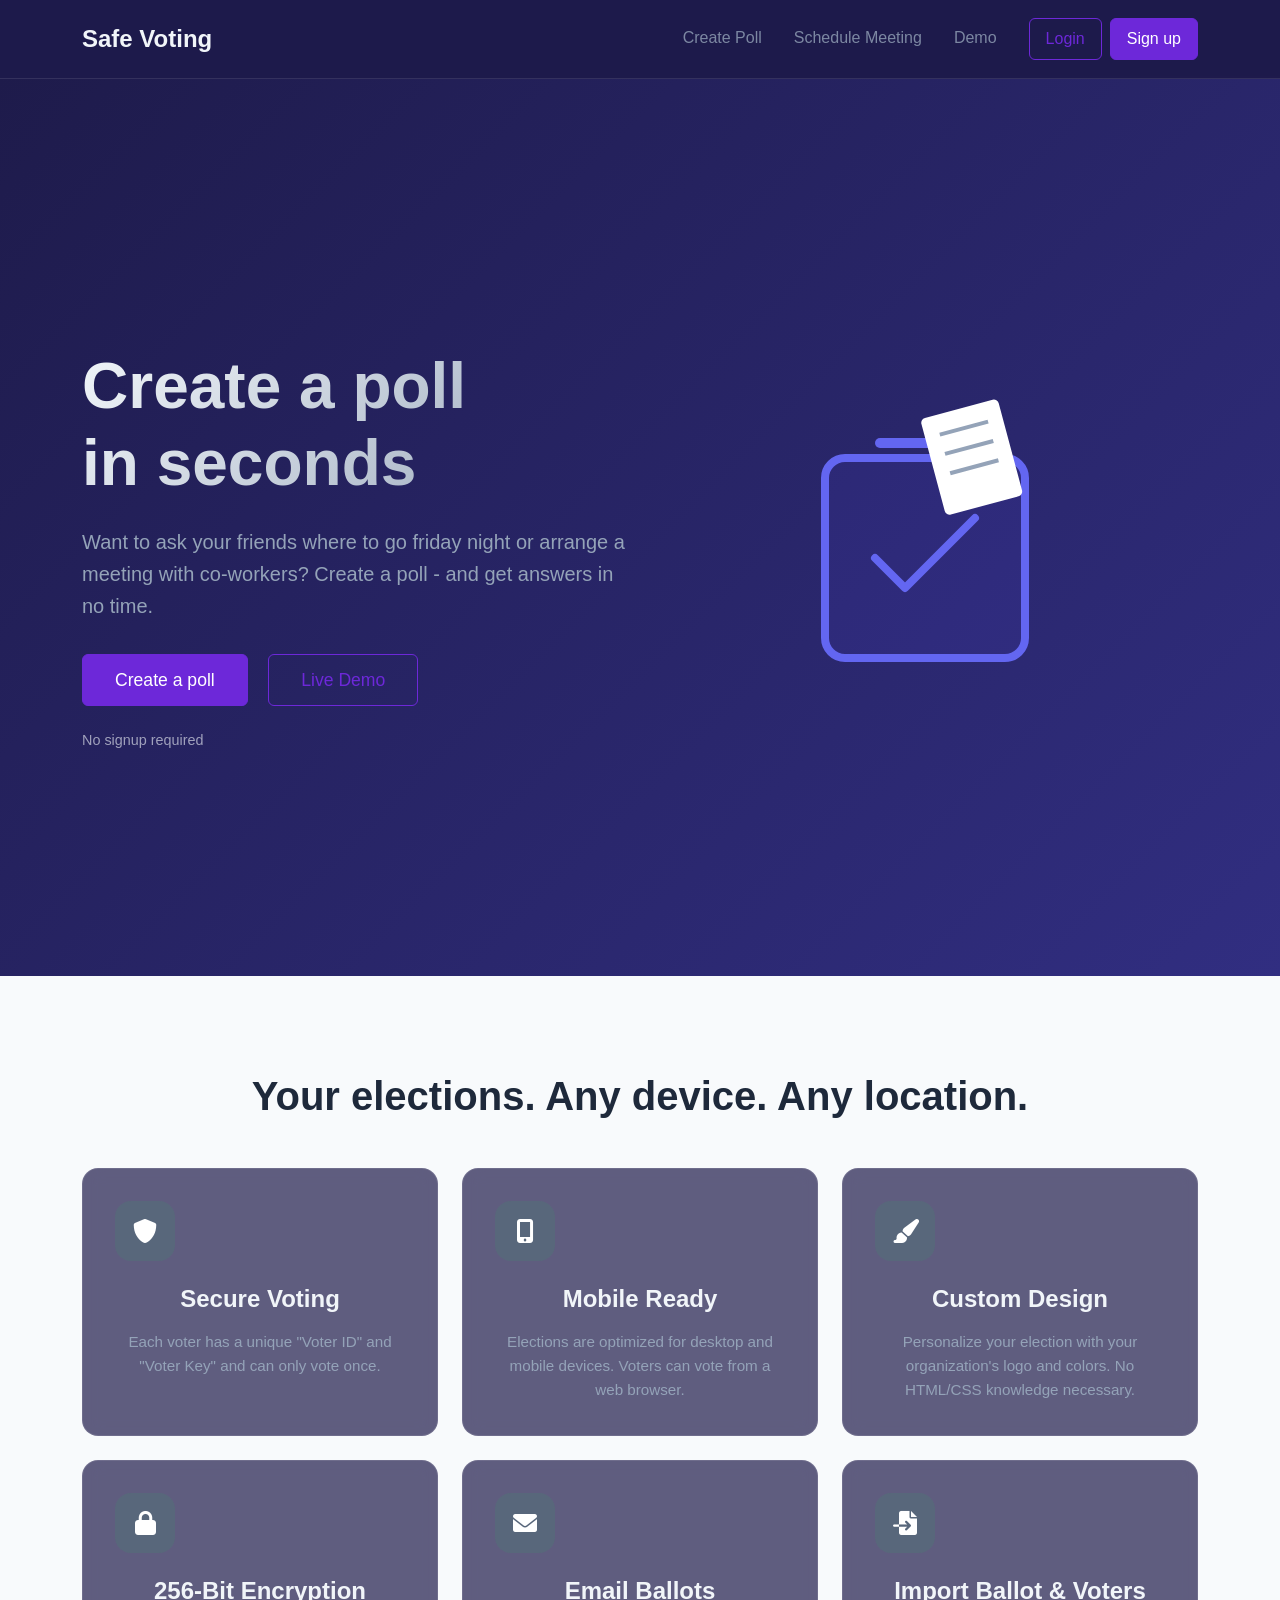
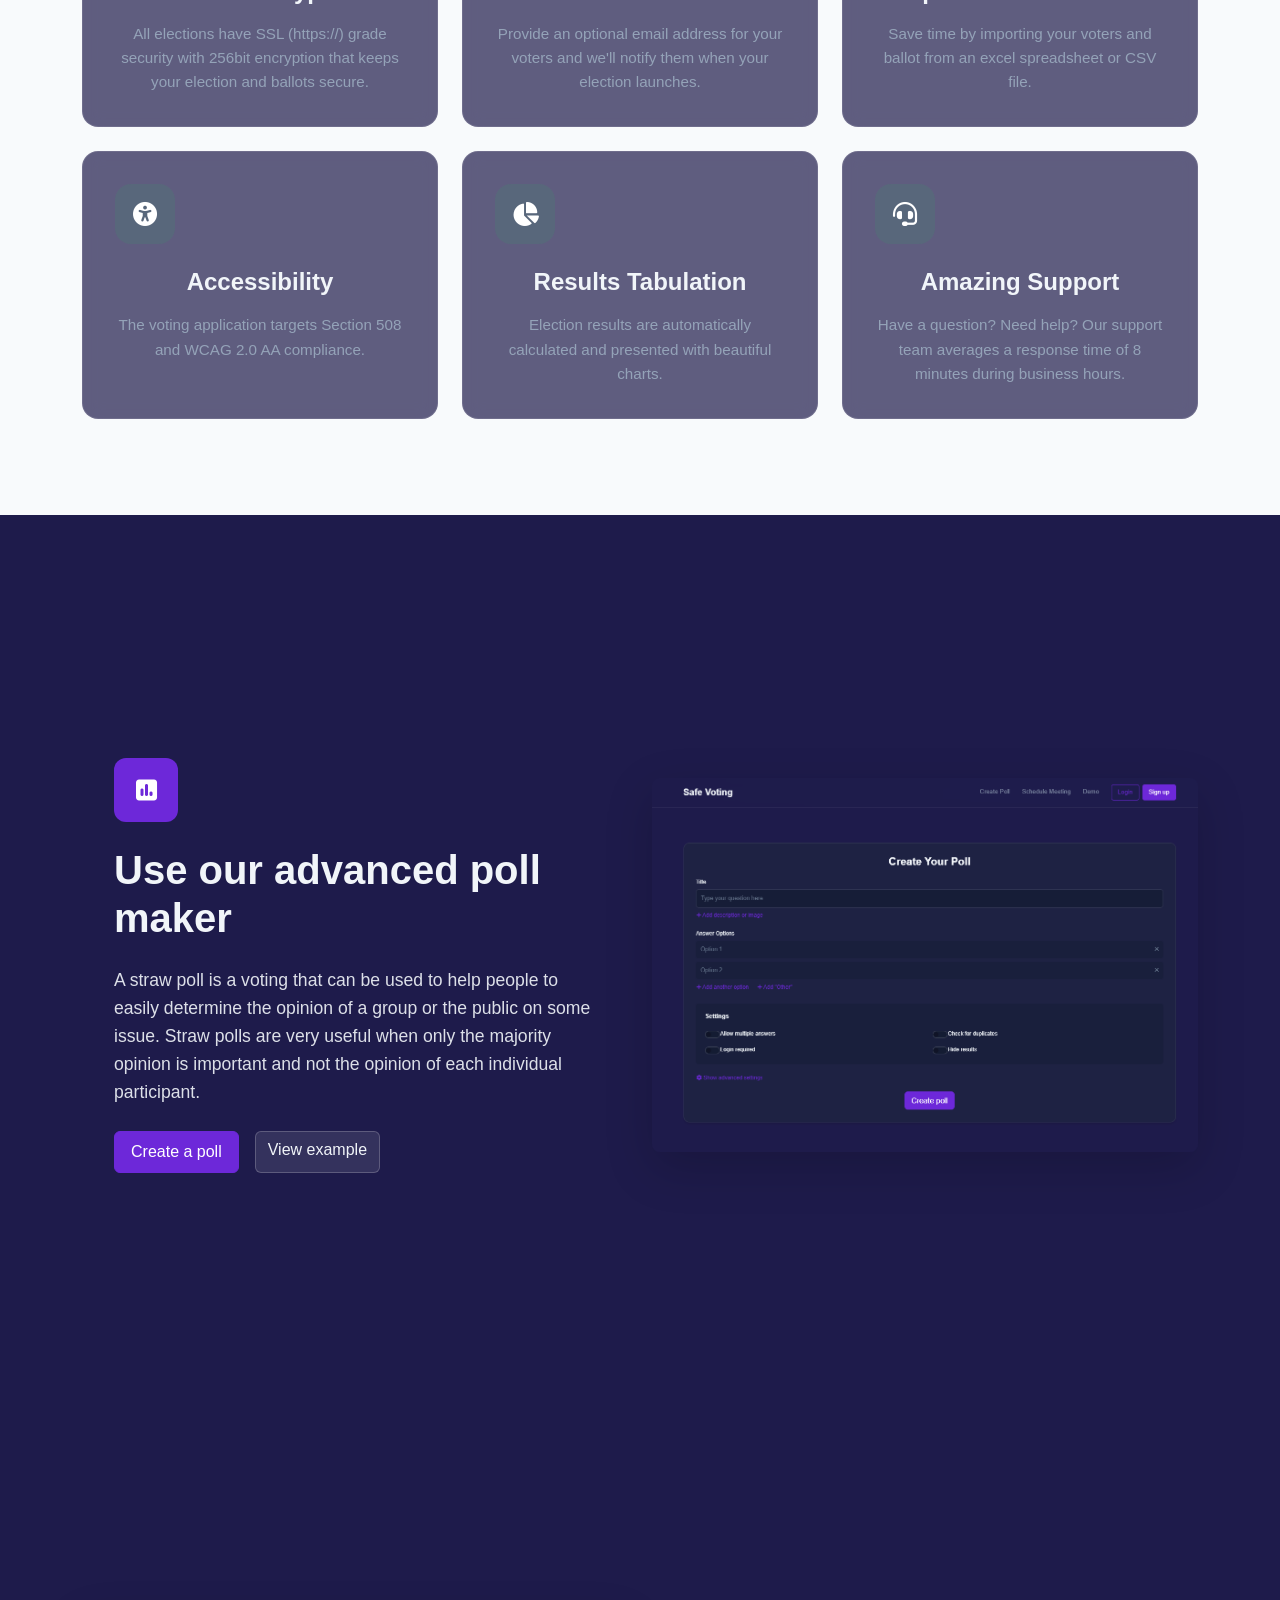
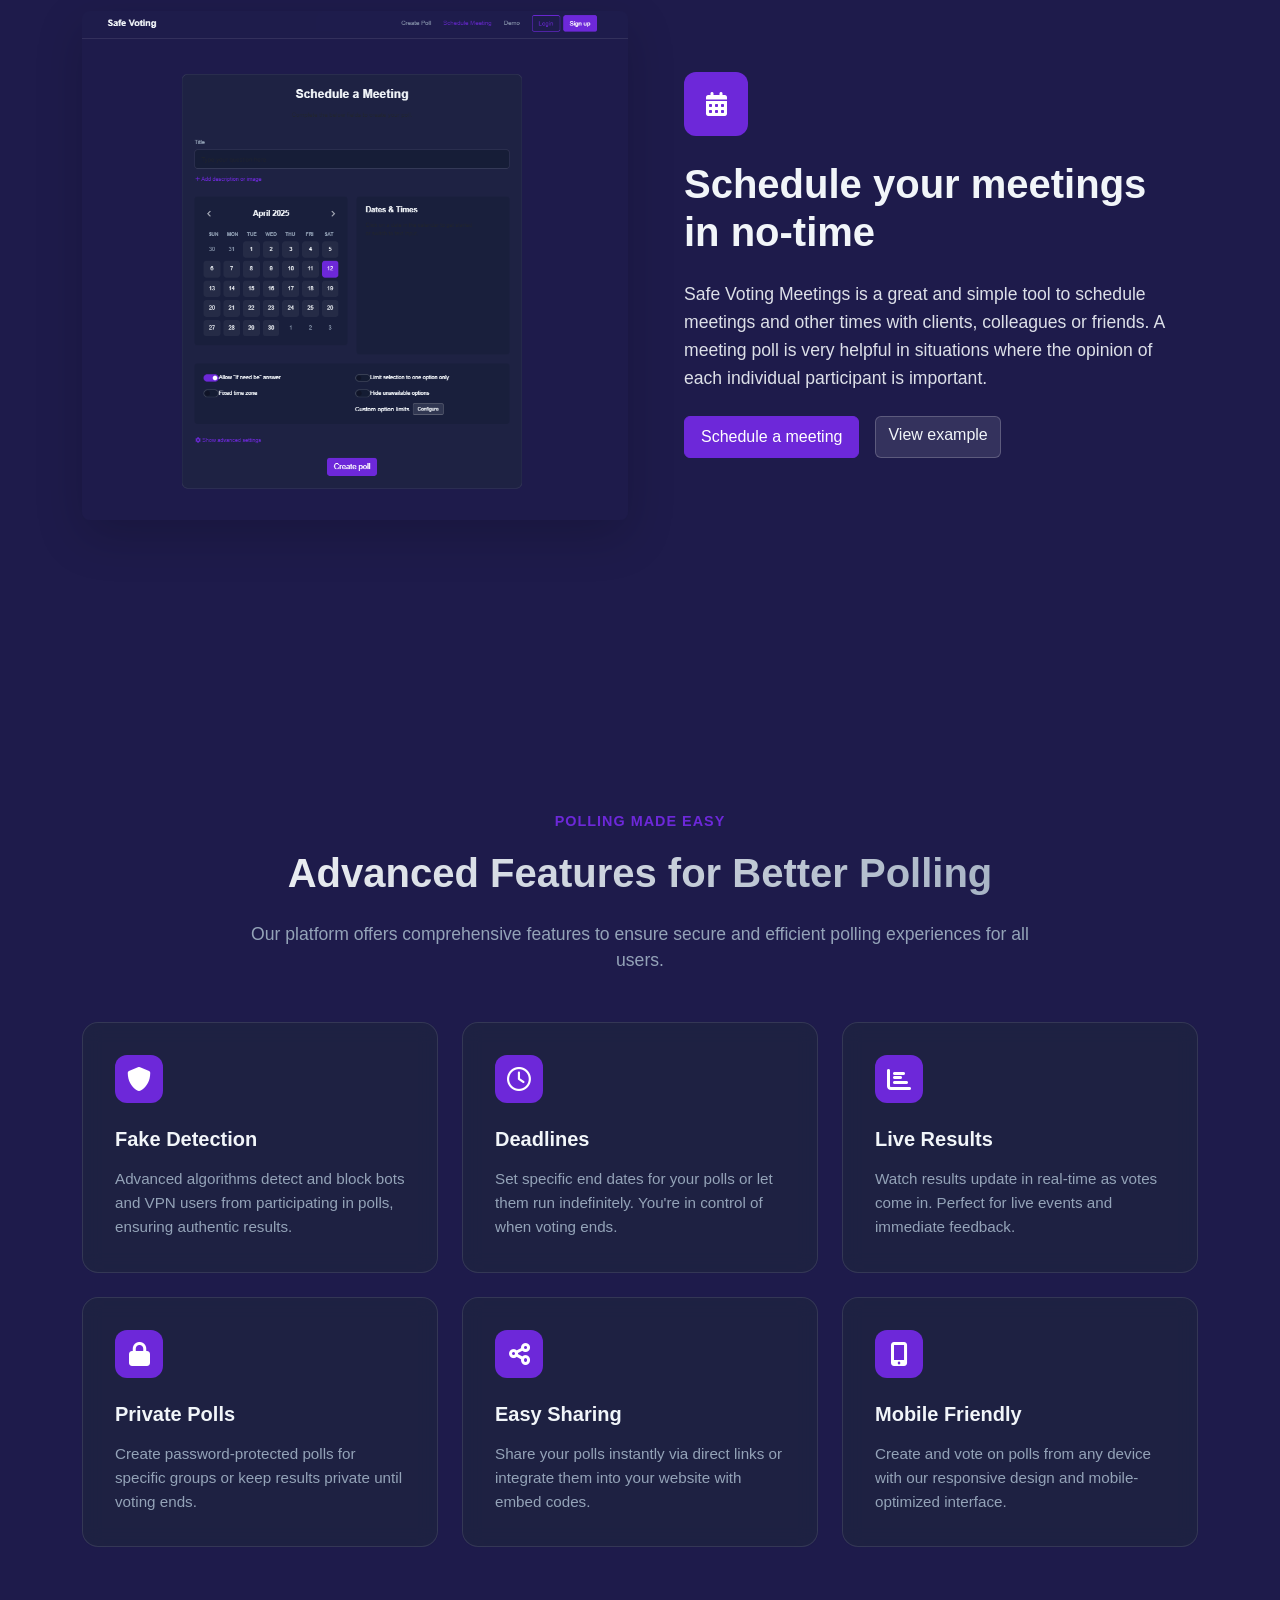
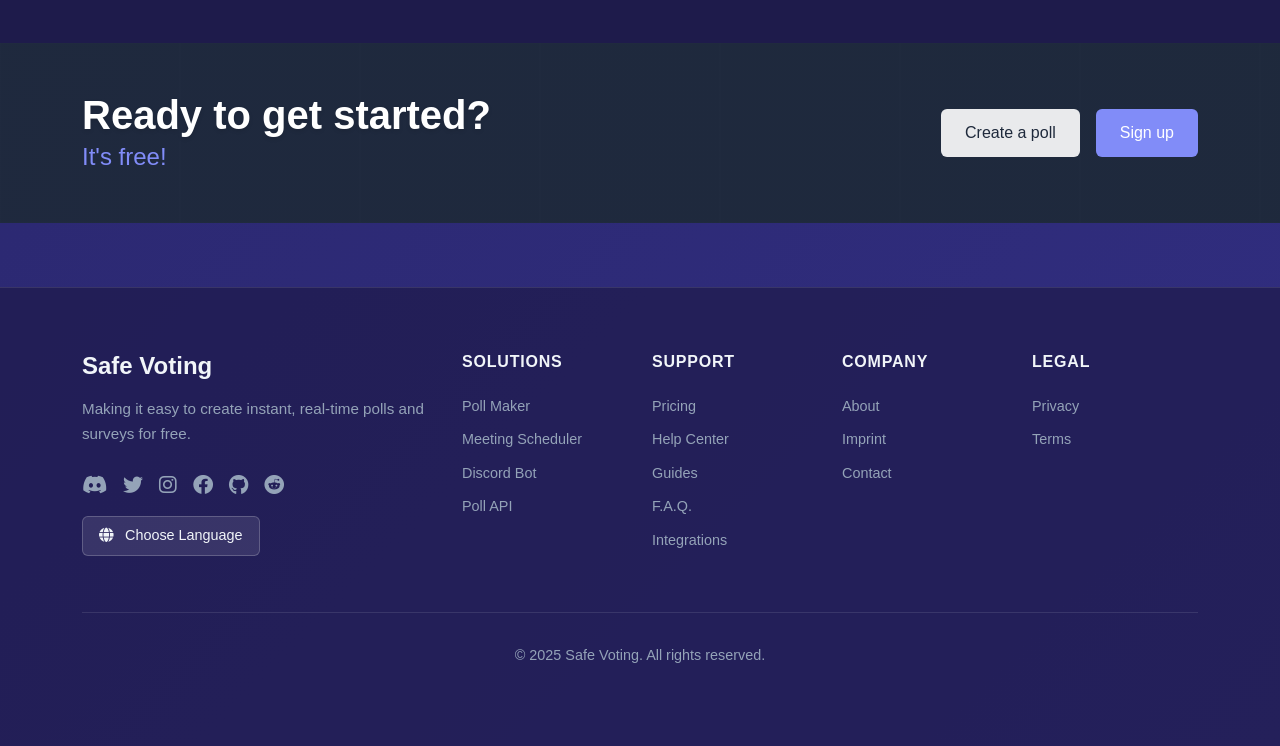
<file: index.html>
<!DOCTYPE html>
<html lang="en">
<head>
    <meta charset="UTF-8">
    <meta name="viewport" content="width=device-width, initial-scale=1.0">
    <title>Safe Voting</title>
    <link href="https://cdn.jsdelivr.net/npm/bootstrap@5.3.0/dist/css/bootstrap.min.css" rel="stylesheet">
    <link rel="stylesheet" href="css/styles.css">
    <link rel="stylesheet" href="https://cdnjs.cloudflare.com/ajax/libs/font-awesome/6.0.0/css/all.min.css">
</head>
<body>
    <!-- Navbar -->
    <nav class="navbar navbar-expand-lg fixed-top">
        <div class="container">
            <a class="navbar-brand" href="index.html">Safe Voting</a>
            <button class="navbar-toggler" type="button" data-bs-toggle="collapse" data-bs-target="#navbarNav">
                <span class="navbar-toggler-icon"></span>
            </button>
            <div class="collapse navbar-collapse" id="navbarNav">
                <ul class="navbar-nav ms-auto">
                    <li class="nav-item">
                        <a class="nav-link" href="create-poll.html">Create Poll</a>
                    </li>
                    <li class="nav-item">
                        <a class="nav-link" href="schedule-meeting.html">Schedule Meeting</a>
                    </li>
                    <li class="nav-item">
                        <a class="nav-link" href="demo.html">Demo</a>
                    </li>
                   
                    <li class="nav-item">
                        <a class="btn btn-outline-primary" href="login.html">Login</a>
                    </li>
                    <li class="nav-item">
                        <a class="btn btn-primary ms-2" href="signup.html">Sign up</a>
                    </li>
                </ul>
            </div>
        </div>
    </nav>

    <!-- Main Content -->
    <main>
        <!-- Hero Section -->
        <section class="hero-section">
            <div class="container">
                <div class="row align-items-center">
                    <div class="col-lg-6">
                        <h1 class="hero-title">Create a poll<br>in seconds</h1>
                        <p class="hero-subtitle">
                            Want to ask your friends where to go friday night or arrange a meeting
                            with co-workers? Create a poll - and get answers in no time.
                        </p>
                        <div class="hero-buttons">
                            <a href="create-poll.html" class="btn btn-primary create-poll-btn">Create a poll</a>
                            <a href="demo.html" class="btn btn-outline-primary live-demo-btn">Live Demo</a>
                        </div>
                        <p class="no-signup-text">No signup required</p>
                    </div>
                    <div class="col-lg-6">
                        <div class="text-center">
                            <img src="images/voting-illustration.svg" alt="Voting Illustration" class="hero-image">
                        </div>
                    </div>
                </div>
            </div>
        </section>
       

    <!-- Features Section -->
    <section class="features-section">
        <div class="container">
            <h2 class="text-center mb-5">Your elections. Any device. Any location.</h2>
            
            <div class="row g-4">
                <!-- Secure Voting -->
                <div class="col-md-4">
                    <div class="feature-card">
                        <div class="feature-icon">
                            <i class="fas fa-shield-alt"></i>
                        </div>
                        <h3>Secure Voting</h3>
                        <p>Each voter has a unique "Voter ID" and "Voter Key" and can only vote once.</p>
                    </div>
                </div>
                
                <!-- Mobile Ready -->
                <div class="col-md-4">
                    <div class="feature-card">
                        <div class="feature-icon">
                            <i class="fas fa-mobile-alt"></i>
                        </div>
                        <h3>Mobile Ready</h3>
                        <p>Elections are optimized for desktop and mobile devices. Voters can vote from a web browser.</p>
                    </div>
                </div>
                
                <!-- Custom Design -->
                <div class="col-md-4">
                    <div class="feature-card">
                        <div class="feature-icon">
                            <i class="fas fa-paint-brush"></i>
                        </div>
                        <h3>Custom Design</h3>
                        <p>Personalize your election with your organization's logo and colors. No HTML/CSS knowledge necessary.</p>
                    </div>
                </div>
                
                <!-- 256-Bit Encryption -->
                <div class="col-md-4">
                    <div class="feature-card">
                        <div class="feature-icon">
                            <i class="fas fa-lock"></i>
                        </div>
                        <h3>256-Bit Encryption</h3>
                        <p>All elections have SSL (https://) grade security with 256bit encryption that keeps your election and ballots secure.</p>
                    </div>
                </div>
                
                <!-- Email Ballots -->
                <div class="col-md-4">
                    <div class="feature-card">
                        <div class="feature-icon">
                            <i class="fas fa-envelope"></i>
                        </div>
                        <h3>Email Ballots</h3>
                        <p>Provide an optional email address for your voters and we'll notify them when your election launches.</p>
                    </div>
                </div>
                
                <!-- Import Ballot & Voters -->
                <div class="col-md-4">
                    <div class="feature-card">
                        <div class="feature-icon">
                            <i class="fas fa-file-import"></i>
                        </div>
                        <h3>Import Ballot & Voters</h3>
                        <p>Save time by importing your voters and ballot from an excel spreadsheet or CSV file.</p>
                    </div>
                </div>
                
                <!-- Accessibility -->
                <div class="col-md-4">
                    <div class="feature-card">
                        <div class="feature-icon">
                            <i class="fas fa-universal-access"></i>
                        </div>
                        <h3>Accessibility</h3>
                        <p>The voting application targets Section 508 and WCAG 2.0 AA compliance.</p>
                    </div>
                </div>
                
                <!-- Results Tabulation -->
                <div class="col-md-4">
                    <div class="feature-card">
                        <div class="feature-icon">
                            <i class="fas fa-chart-pie"></i>
                        </div>
                        <h3>Results Tabulation</h3>
                        <p>Election results are automatically calculated and presented with beautiful charts.</p>
                    </div>
                </div>
                
                <!-- Amazing Support -->
                <div class="col-md-4">
                    <div class="feature-card">
                        <div class="feature-icon">
                            <i class="fas fa-headset"></i>
                        </div>
                        <h3>Amazing Support</h3>
                        <p>Have a question? Need help? Our support team averages a response time of 8 minutes during business hours.</p>
                    </div>
                </div>
            </div>
        </div>
    </section>
            <!-- Poll Maker Section -->
            <section class="content-section light-section">
                <div class="container">
                    <div class="row align-items-center">
                        <div class="col-lg-6">
                            <div class="content-box">
                                <div class="feature-icon mb-4">
                                    <i class="fas fa-poll"></i>
                                </div>
                                <h2>Use our advanced poll maker</h2>
                                <p class="text-muted mb-4">
                                    A straw poll is a voting that can be used to help people to easily determine the opinion of a group or the public on some issue. Straw polls are very useful when only the majority opinion is important and not the opinion of each individual participant.
                                </p>
                                <div class="d-flex gap-3">
                                    <a href="create-poll.html" class="btn btn-primary">Create a poll</a>
                                    <a href="#" class="btn btn-outline-secondary">View example</a>
                                </div>
                            </div>
                        </div>
                        <div class="col-lg-6">
                            <div class="content-image">
                                <img src="img/img1.png" alt="Poll Creator Interface" class="img-fluid rounded-3 shadow-lg">
                            </div>
                        </div>
                    </div>
                </div>
            </section>
        <!-- Meeting Scheduler Section -->
        <section class="content-section light-section">
            <div class="container">
                <div class="row align-items-center">
                    <div class="col-lg-6">
                        <div class="content-image">
                            <img src="img/img2.png" alt="Meeting Scheduler Interface" class="img-fluid rounded-3 shadow-lg">
                        </div>
                    </div>
                    <div class="col-lg-6">
                        <div class="content-box">
                            <div class="feature-icon mb-4">
                                <i class="fas fa-calendar-alt"></i>
                            </div>
                            <h2>Schedule your meetings in no-time</h2>
                            <p class="text-muted mb-4">
                                Safe Voting Meetings is a great and simple tool to schedule meetings and other times with clients, colleagues or friends. A meeting poll is very helpful in situations where the opinion of each individual participant is important.
                            </p>
                            <div class="d-flex gap-3">
                                <a href="schedule-meeting.html" class="btn btn-primary">Schedule a meeting</a>
                                <a href="#" class="btn btn-outline-secondary">View example</a>
                            </div>
                        </div>
                    </div>
                </div>
            </div>
        </section>

    

        <!-- Polling Features Section -->
        <section class="polling-features-section">
            <div class="container">
                <div class="text-center mb-5">
                    <span class="subtitle">POLLING MADE EASY</span>
                    <h2>Advanced Features for Better Polling</h2>
                    <p class="text-muted">Our platform offers comprehensive features to ensure secure and efficient polling experiences for all users.</p>
                </div>
                <div class="row g-4">
                    <div class="col-md-6 col-lg-4">
                        <div class="feature-box">
                            <div class="feature-icon">
                                <i class="fas fa-shield-alt"></i>
                            </div>
                            <h3>Fake Detection</h3>
                            <p>Advanced algorithms detect and block bots and VPN users from participating in polls, ensuring authentic results.</p>
                        </div>
                    </div>
                    <div class="col-md-6 col-lg-4">
                        <div class="feature-box">
                            <div class="feature-icon">
                                <i class="far fa-clock"></i>
                            </div>
                            <h3>Deadlines</h3>
                            <p>Set specific end dates for your polls or let them run indefinitely. You're in control of when voting ends.</p>
                        </div>
                    </div>
                    <div class="col-md-6 col-lg-4">
                        <div class="feature-box">
                            <div class="feature-icon">
                                <i class="fas fa-chart-bar"></i>
                            </div>
                            <h3>Live Results</h3>
                            <p>Watch results update in real-time as votes come in. Perfect for live events and immediate feedback.</p>
                        </div>
                    </div>
                    <div class="col-md-6 col-lg-4">
                        <div class="feature-box">
                            <div class="feature-icon">
                                <i class="fas fa-lock"></i>
                            </div>
                            <h3>Private Polls</h3>
                            <p>Create password-protected polls for specific groups or keep results private until voting ends.</p>
                        </div>
                    </div>
                    <div class="col-md-6 col-lg-4">
                        <div class="feature-box">
                            <div class="feature-icon">
                                <i class="fas fa-share-alt"></i>
                            </div>
                            <h3>Easy Sharing</h3>
                            <p>Share your polls instantly via direct links or integrate them into your website with embed codes.</p>
                        </div>
                    </div>
                    <div class="col-md-6 col-lg-4">
                        <div class="feature-box">
                            <div class="feature-icon">
                                <i class="fas fa-mobile-alt"></i>
                            </div>
                            <h3>Mobile Friendly</h3>
                            <p>Create and vote on polls from any device with our responsive design and mobile-optimized interface.</p>
                        </div>
                    </div>
                </div>
            </div>
        </section>

        <!-- Get Started Section -->
        <section class="get-started-section">
            <div class="container">
                <div class="d-flex justify-content-between align-items-center">
                    <div>
                        <h2 class="get-started-title">Ready to get started?</h2>
                        <p class="get-started-subtitle">It's free!</p>
                    </div>
                    <div class="d-flex gap-3">
                        <a href="create-poll.html" class="btn btn-light">Create a poll</a>
                        <a href="signup.html" class="btn btn-primary">Sign up</a>
                    </div>
                </div>
            </div>
        </section>
    </main>

    <!-- Footer -->
    <footer class="site-footer">
        <div class="container">
            <div class="row">
                <!-- Brand and Description -->
                <div class="col-lg-4 mb-4 mb-lg-0">
                    <h2 class="footer-brand">Safe Voting</h2>
                    <p class="footer-description">Making it easy to create instant, real-time polls and surveys for free.</p>
                    <div class="social-links">
                        <a href="#" class="social-link"><i class="fab fa-discord"></i></a>
                        <a href="#" class="social-link"><i class="fab fa-twitter"></i></a>
                        <a href="#" class="social-link"><i class="fab fa-instagram"></i></a>
                        <a href="#" class="social-link"><i class="fab fa-facebook"></i></a>
                        <a href="#" class="social-link"><i class="fab fa-github"></i></a>
                        <a href="#" class="social-link"><i class="fab fa-reddit"></i></a>
                    </div>
                    <div class="language-selector mt-3">
                        <button class="btn btn-dark">
                            <i class="fas fa-globe me-2"></i> Choose Language
                        </button>
                    </div>
                </div>

                <!-- Solutions -->
                <div class="col-6 col-lg-2 mb-4 mb-lg-0">
                    <h3 class="footer-title">SOLUTIONS</h3>
                    <ul class="footer-links">
                        <li><a href="#">Poll Maker</a></li>
                        <li><a href="#">Meeting Scheduler</a></li>
                        <li><a href="#">Discord Bot</a></li>
                        <li><a href="#">Poll API</a></li>
                    </ul>
                </div>

                <!-- Support -->
                <div class="col-6 col-lg-2 mb-4 mb-lg-0">
                    <h3 class="footer-title">SUPPORT</h3>
                    <ul class="footer-links">
                        <li><a href="#">Pricing</a></li>
                        <li><a href="#">Help Center</a></li>
                        <li><a href="#">Guides</a></li>
                        <li><a href="#">F.A.Q.</a></li>
                        <li><a href="#">Integrations</a></li>
                    </ul>
                </div>

                <!-- Company -->
                <div class="col-6 col-lg-2 mb-4 mb-lg-0">
                    <h3 class="footer-title">COMPANY</h3>
                    <ul class="footer-links">
                        <li><a href="#">About</a></li>
                        <li><a href="#">Imprint</a></li>
                        <li><a href="#">Contact</a></li>
                    </ul>
                </div>

                <!-- Legal -->
                <div class="col-6 col-lg-2">
                    <h3 class="footer-title">LEGAL</h3>
                    <ul class="footer-links">
                        <li><a href="#">Privacy</a></li>
                        <li><a href="#">Terms</a></li>
                    </ul>
                </div>
            </div>

            <div class="footer-bottom text-center mt-5">
                <p>© 2025 Safe Voting. All rights reserved.</p>
            </div>
        </div>
    </footer>

    <script src="https://cdn.jsdelivr.net/npm/bootstrap@5.3.0/dist/js/bootstrap.bundle.min.js"></script>
</body>
</html>
</file>
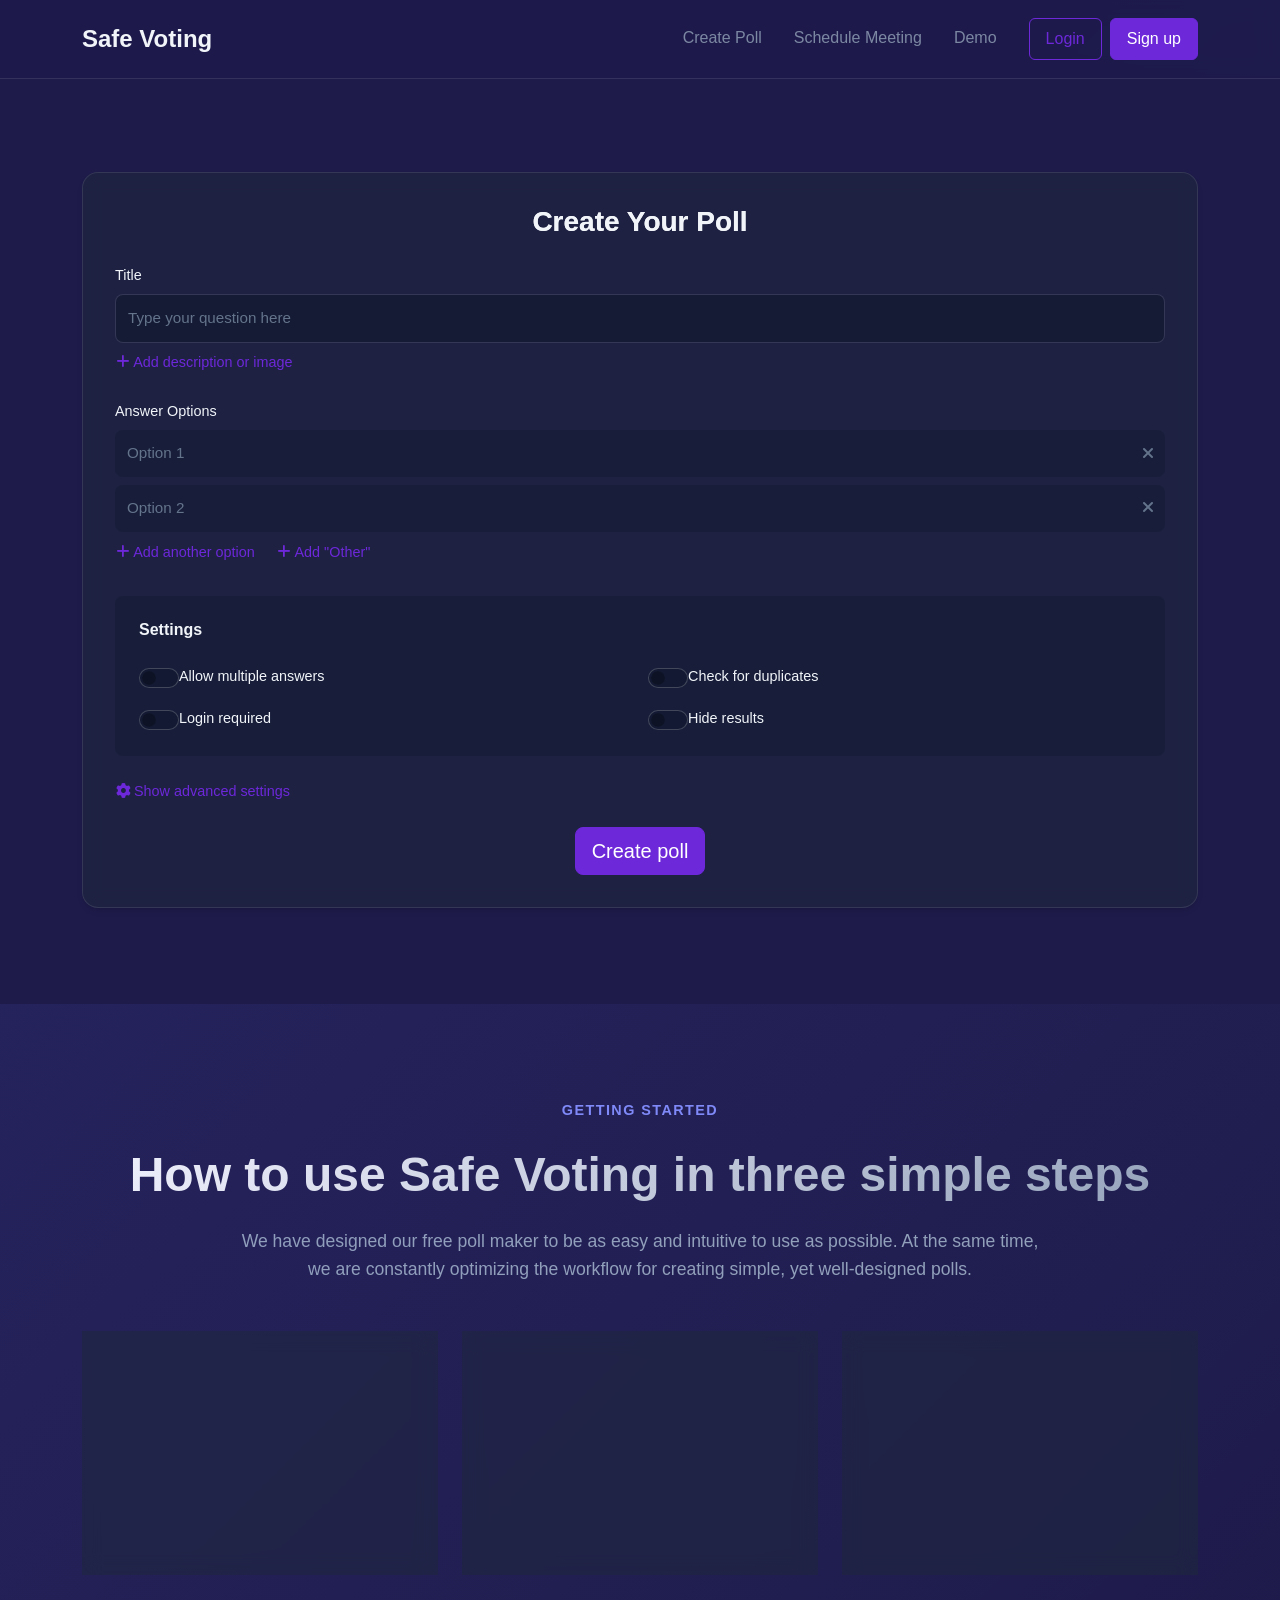
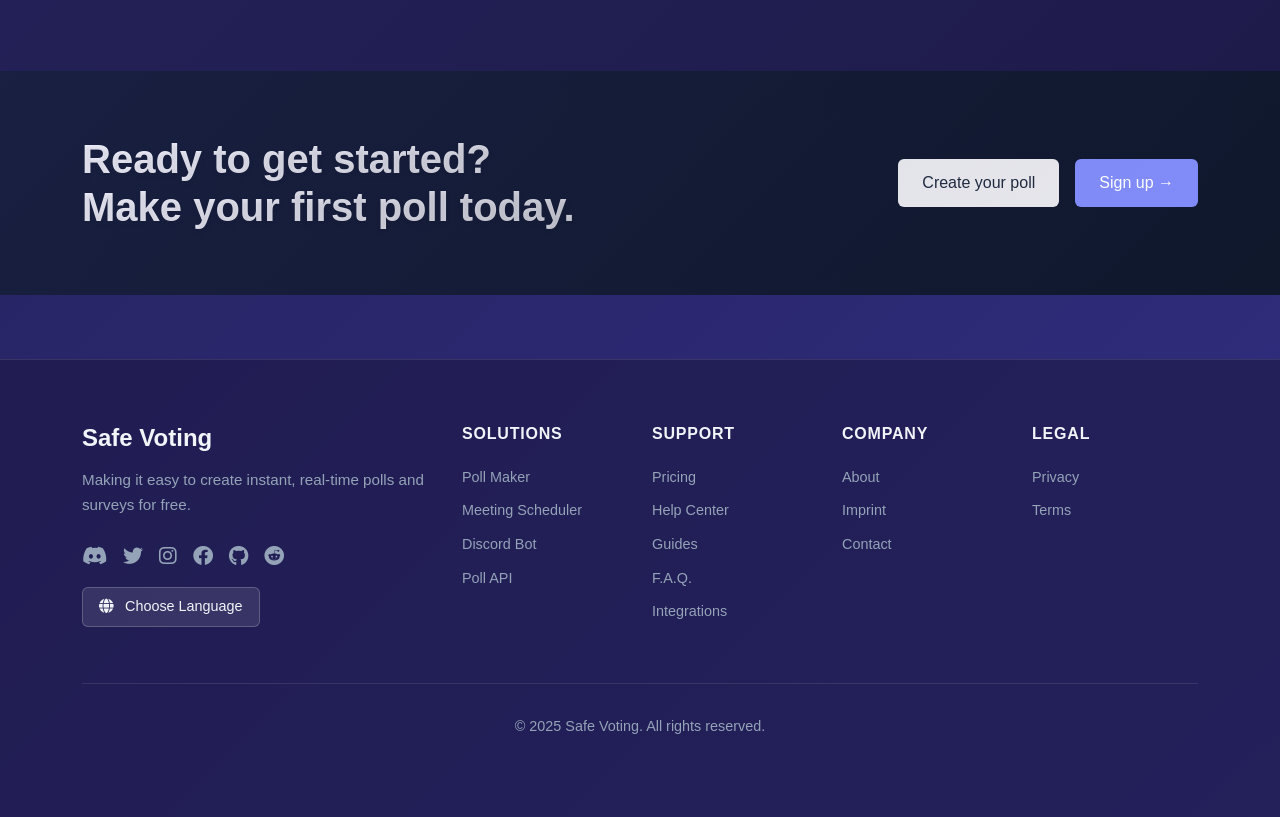
<file: create-poll.html>
<!DOCTYPE html>
<html lang="en">
<head>
    <meta charset="UTF-8">
    <meta name="viewport" content="width=device-width, initial-scale=1.0">
    <title>Create Poll - Safe Voting</title>
    
    <!-- Bootstrap CSS -->
    <link href="https://cdn.jsdelivr.net/npm/bootstrap@5.3.0/dist/css/bootstrap.min.css" rel="stylesheet">
    
    <!-- Custom CSS -->
    <link rel="stylesheet" href="css/styles.css">
    <link rel="stylesheet" href="https://cdnjs.cloudflare.com/ajax/libs/font-awesome/6.0.0/css/all.min.css">
</head>
<body>
    <!-- Navbar -->
    <nav class="navbar navbar-expand-lg fixed-top">
        <div class="container">
            <a class="navbar-brand" href="index.html">Safe Voting</a>
            <button class="navbar-toggler" type="button" data-bs-toggle="collapse" data-bs-target="#navbarNav">
                <span class="navbar-toggler-icon"></span>
            </button>
            <div class="collapse navbar-collapse" id="navbarNav">
                <ul class="navbar-nav ms-auto">
                    <li class="nav-item">
                        <a class="nav-link" href="create-poll.html">Create Poll</a>
                    </li>
                    <li class="nav-item">
                        <a class="nav-link" href="schedule-meeting.html">Schedule Meeting</a>
                    </li>
                    <li class="nav-item">
                        <a class="nav-link" href="demo.html">Demo</a>
                    </li>
                    <li class="nav-item">
                        <a class="btn btn-outline-primary" href="login.html">Login</a>
                    </li>
                    <li class="nav-item">
                        <a class="btn btn-primary ms-2" href="signup.html">Sign up</a>
                    </li>
                </ul>
            </div>
        </div>
    </nav>

    <!-- Create Poll Form Section -->
    <section class="create-poll-page">
        <div class="container">
            <div class="poll-form-container">
                <h2 class="text-center mb-4">Create Your Poll</h2>
                <form>
                    <!-- Poll Title -->
                    <div class="mb-4">
                        <label class="form-label">Title</label>
                        <input type="text" class="form-control" placeholder="Type your question here">
                        <button type="button" class="btn btn-link mt-2 add-description-btn">
                            <i class="fas fa-plus"></i> Add description or image
                        </button>
                    </div>
                    
                    <!-- Poll Options -->
                    <div class="mb-4">
                        <label class="form-label">Answer Options</label>
                        <div class="option-list">
                            <div class="input-group mb-2">
                                <input type="text" class="form-control" placeholder="Option 1">
                                <button class="btn btn-outline-secondary" type="button">
                                    <i class="fas fa-times"></i>
                                </button>
                            </div>
                            <div class="input-group mb-2">
                                <input type="text" class="form-control" placeholder="Option 2">
                                <button class="btn btn-outline-secondary" type="button">
                                    <i class="fas fa-times"></i>
                                </button>
                            </div>
                        </div>
                        <button type="button" class="btn btn-link add-option-btn">
                            <i class="fas fa-plus"></i> Add another option
                        </button>
                        <button type="button" class="btn btn-link add-other-btn ms-3">
                            <i class="fas fa-plus"></i> Add "Other"
                        </button>
                    </div>

                    <!-- Settings -->
                    <div class="settings-section">
                        <h5 class="mb-4">Settings</h5>
                        <div class="row g-3">
                            <div class="col-md-6">
                                <div class="form-check form-switch">
                                    <input class="form-check-input" type="checkbox" id="multipleAnswers">
                                    <label class="form-check-label" for="multipleAnswers">Allow multiple answers</label>
                                </div>
                            </div>
                            <div class="col-md-6">
                                <div class="form-check form-switch">
                                    <input class="form-check-input" type="checkbox" id="duplicateCheck">
                                    <label class="form-check-label" for="duplicateCheck">Check for duplicates</label>
                                </div>
                            </div>
                            <div class="col-md-6">
                                <div class="form-check form-switch">
                                    <input class="form-check-input" type="checkbox" id="loginRequired">
                                    <label class="form-check-label" for="loginRequired">Login required</label>
                                </div>
                            </div>
                            <div class="col-md-6">
                                <div class="form-check form-switch">
                                    <input class="form-check-input" type="checkbox" id="hideResults">
                                    <label class="form-check-label" for="hideResults">Hide results</label>
                                </div>
                            </div>
                        </div>
                    </div>

                    <!-- Show Advanced Settings -->
                    <button type="button" class="btn btn-link show-advanced-btn mt-4">
                        <i class="fas fa-cog"></i> Show advanced settings
                    </button>

                    <!-- Create Poll Button -->
                    <div class="text-center mt-4">
                        <button type="submit" class="btn btn-primary btn-lg">Create poll</button>
                    </div>
                </form>
            </div>
        </div>
    </section>

    <!-- Getting Started Section -->
    <section class="getting-started-section">
        <div class="container">
            <div class="text-center mb-5">
                <span class="subtitle">GETTING STARTED</span>
                <h1 class="getting-started-title">How to use Safe Voting in three simple steps</h1>
                <p class="getting-started-description">
                    We have designed our free poll maker to be as easy and intuitive to use as possible.
                    At the same time, we are constantly optimizing the workflow for creating simple, yet well-designed polls.
                </p>
            </div>

            <div class="row g-4">
                <div class="col-md-4">
                    <div class="step-box">
                        <div class="step-number">1.</div>
                        <h3>Fill out the form</h3>
                        <p>Choose a title, add a set of answer options and choose your preferred settings.</p>
                    </div>
                </div>
                <div class="col-md-4">
                    <div class="step-box">
                        <div class="step-number">2.</div>
                        <h3>Invite participants</h3>
                        <p>Collect responses by sharing your poll link or embedding the poll on your site.</p>
                    </div>
                </div>
                <div class="col-md-4">
                    <div class="step-box">
                        <div class="step-number">3.</div>
                        <h3>Get instant results</h3>
                        <p>As soon as a vote is cast, the results are updated in real time and can be exported at any time.</p>
                    </div>
                </div>
            </div>
        </div>
    </section>

    <!-- Ready to Get Started Section -->
    <section class="ready-to-start-section">
        <div class="container">
            <div class="d-flex justify-content-between align-items-center">
                <div>
                    <h2 class="ready-title">Ready to get started?<br>Make your first poll today.</h2>
                </div>
                <div class="d-flex gap-3">
                    <a href="create-poll.html" class="btn btn-light">Create your poll</a>
                    <a href="signup.html" class="btn btn-primary">Sign up →</a>
                </div>
            </div>
        </div>
    </section>
     <!-- Footer -->
     <footer class="site-footer">
        <div class="container">
            <div class="row">
                <!-- Brand and Description -->
                <div class="col-lg-4 mb-4 mb-lg-0">
                    <h2 class="footer-brand">Safe Voting</h2>
                    <p class="footer-description">Making it easy to create instant, real-time polls and surveys for free.</p>
                    <div class="social-links">
                        <a href="#" class="social-link"><i class="fab fa-discord"></i></a>
                        <a href="#" class="social-link"><i class="fab fa-twitter"></i></a>
                        <a href="#" class="social-link"><i class="fab fa-instagram"></i></a>
                        <a href="#" class="social-link"><i class="fab fa-facebook"></i></a>
                        <a href="#" class="social-link"><i class="fab fa-github"></i></a>
                        <a href="#" class="social-link"><i class="fab fa-reddit"></i></a>
                    </div>
                    <div class="language-selector mt-3">
                        <button class="btn btn-dark">
                            <i class="fas fa-globe me-2"></i> Choose Language
                        </button>
                    </div>
                </div>

                <!-- Solutions -->
                <div class="col-6 col-lg-2 mb-4 mb-lg-0">
                    <h3 class="footer-title">SOLUTIONS</h3>
                    <ul class="footer-links">
                        <li><a href="#">Poll Maker</a></li>
                        <li><a href="#">Meeting Scheduler</a></li>
                        <li><a href="#">Discord Bot</a></li>
                        <li><a href="#">Poll API</a></li>
                    </ul>
                </div>

                <!-- Support -->
                <div class="col-6 col-lg-2 mb-4 mb-lg-0">
                    <h3 class="footer-title">SUPPORT</h3>
                    <ul class="footer-links">
                        <li><a href="#">Pricing</a></li>
                        <li><a href="#">Help Center</a></li>
                        <li><a href="#">Guides</a></li>
                        <li><a href="#">F.A.Q.</a></li>
                        <li><a href="#">Integrations</a></li>
                    </ul>
                </div>

                <!-- Company -->
                <div class="col-6 col-lg-2 mb-4 mb-lg-0">
                    <h3 class="footer-title">COMPANY</h3>
                    <ul class="footer-links">
                        <li><a href="#">About</a></li>
                        <li><a href="#">Imprint</a></li>
                        <li><a href="#">Contact</a></li>
                    </ul>
                </div>

                <!-- Legal -->
                <div class="col-6 col-lg-2">
                    <h3 class="footer-title">LEGAL</h3>
                    <ul class="footer-links">
                        <li><a href="#">Privacy</a></li>
                        <li><a href="#">Terms</a></li>
                    </ul>
                </div>
            </div>

            <div class="footer-bottom text-center mt-5">
                <p>© 2025 Safe Voting. All rights reserved.</p>
            </div>
        </div>
    </footer>

    <!-- Bootstrap Bundle with Popper -->
    <script src="https://cdn.jsdelivr.net/npm/bootstrap@5.3.0/dist/js/bootstrap.bundle.min.js"></script>
    <script src="js/create-poll.js"></script>
</body>
</html>
</file>
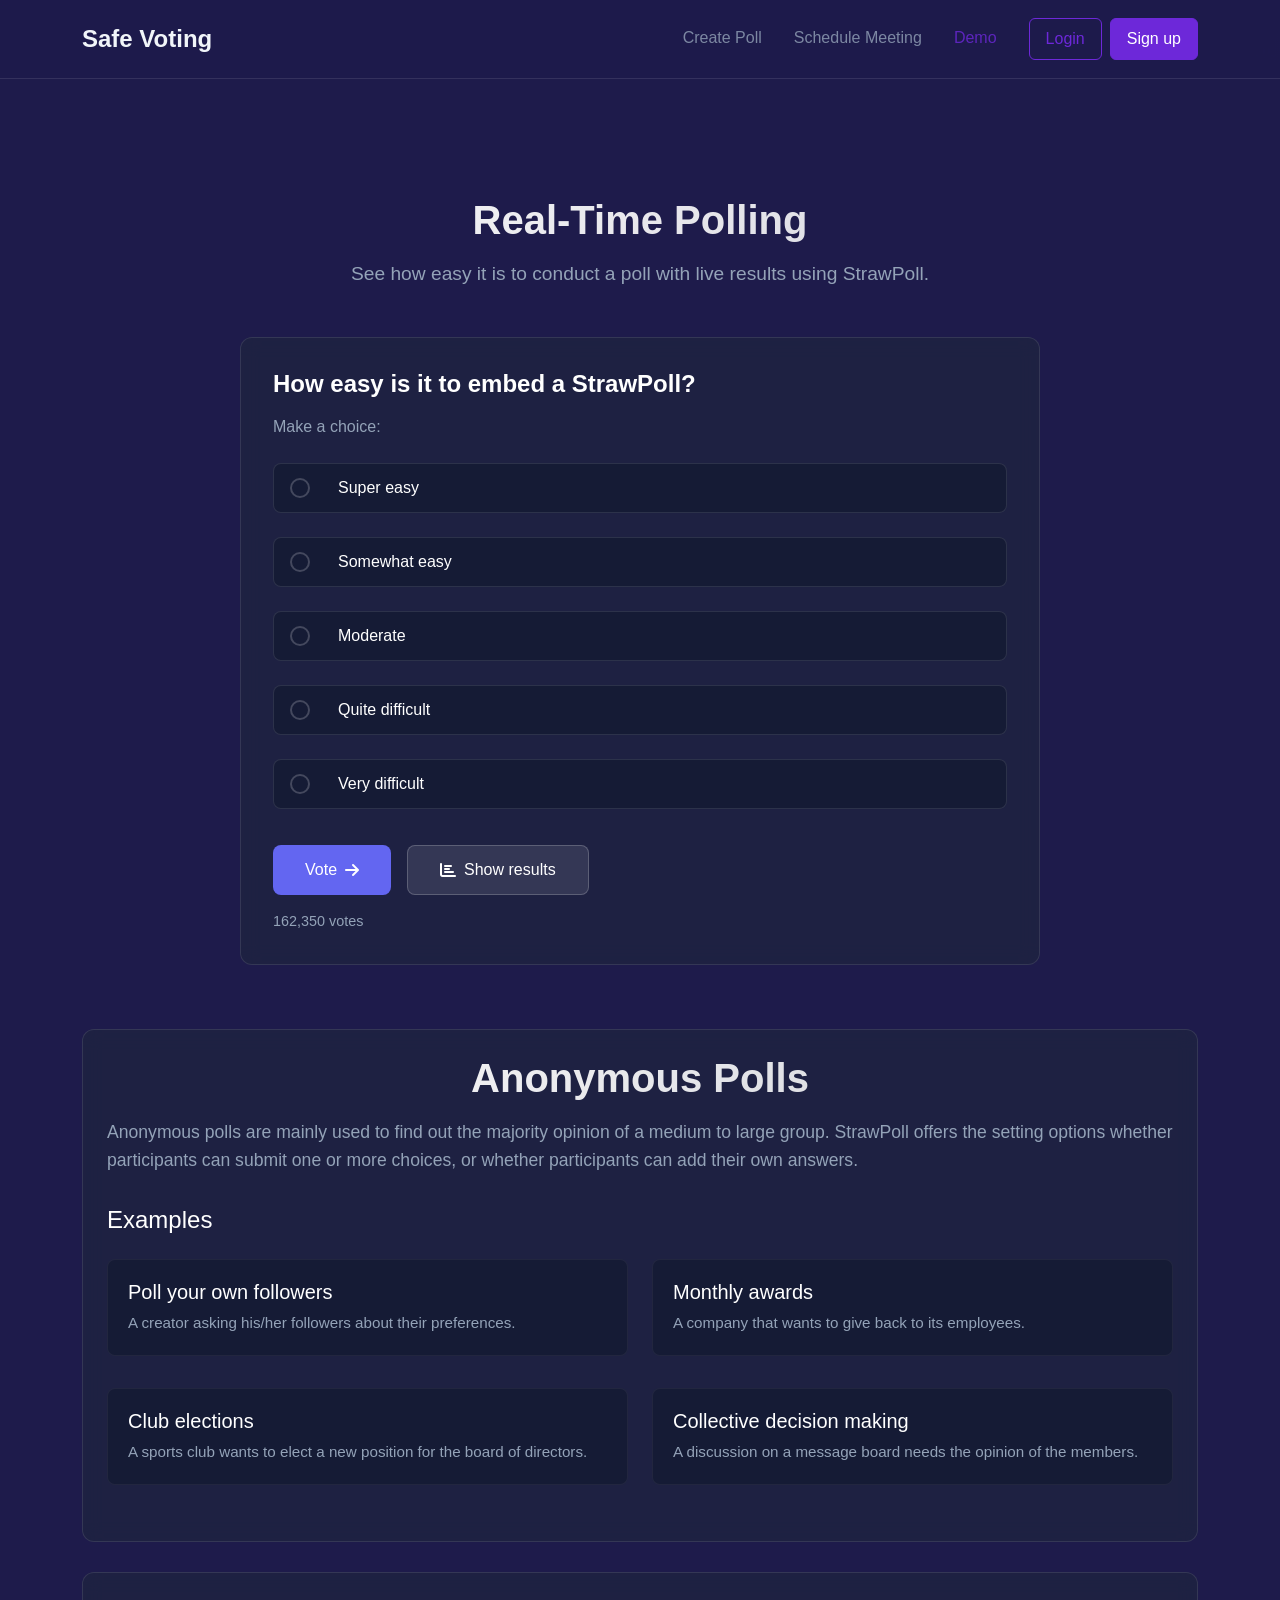
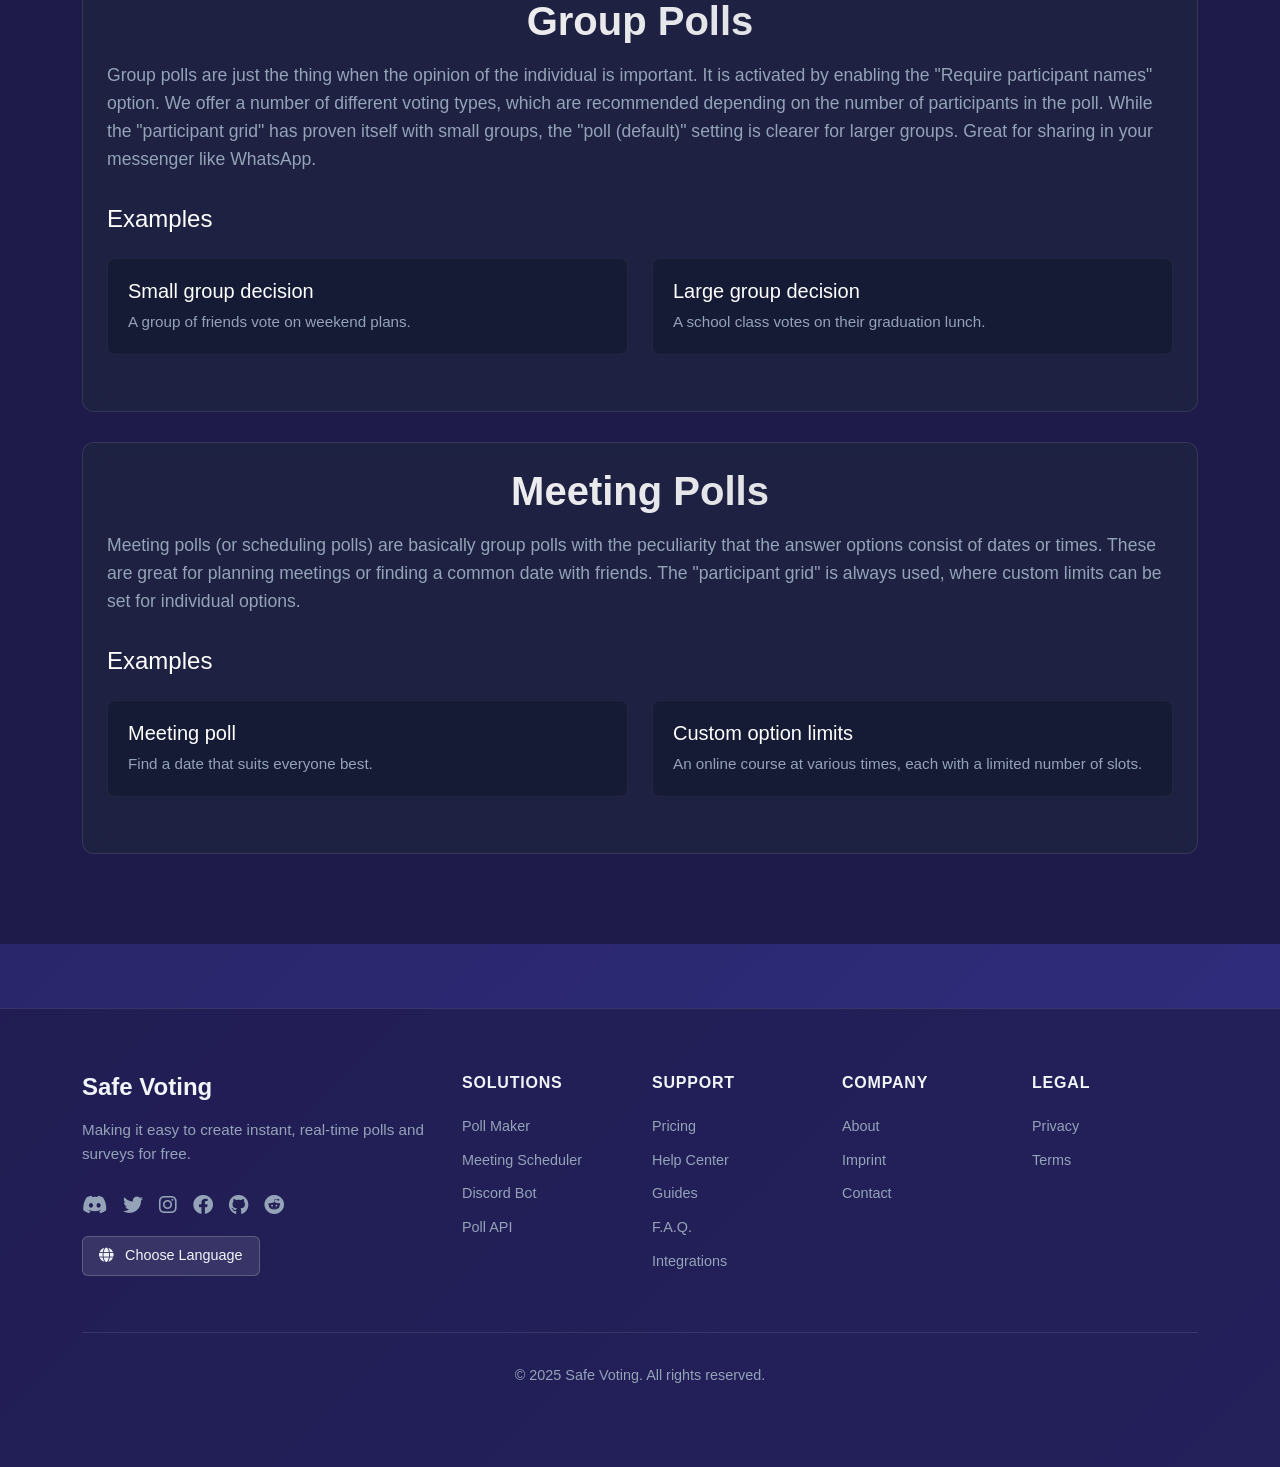
<file: demo.html>
<!DOCTYPE html>
<html lang="en">
<head>
    <meta charset="UTF-8">
    <meta name="viewport" content="width=device-width, initial-scale=1.0">
    <title>Demo - Safe Voting</title>
    <link href="https://cdn.jsdelivr.net/npm/bootstrap@5.3.0/dist/css/bootstrap.min.css" rel="stylesheet">
    <link rel="stylesheet" href="css/styles.css">
    <link rel="stylesheet" href="https://cdnjs.cloudflare.com/ajax/libs/font-awesome/6.0.0/css/all.min.css">
    <style>
        body {
            background-color: #0f172a;
            color: #fff;
        }
        .demo-section {
            padding: 120px 0 60px;
        }
        .demo-card {
            background: rgba(30, 41, 59, 0.5);
            border-radius: 12px;
            padding: 24px;
            margin-bottom: 30px;
            backdrop-filter: blur(10px);
            border: 1px solid rgba(255, 255, 255, 0.1);
        }
        .demo-title {
            font-size: 2.5rem;
            font-weight: 600;
            margin-bottom: 1rem;
            color: #fff;
            text-align: center;
        }
        .demo-subtitle {
            color: #94a3b8;
            font-size: 1.2rem;
            margin-bottom: 3rem;
            text-align: center;
        }
        .demo-description {
            color: #94a3b8;
            font-size: 1.1rem;
            margin-bottom: 2rem;
            line-height: 1.6;
        }
        .examples-title {
            font-size: 1.5rem;
            color: #fff;
            margin: 2rem 0 1.5rem;
        }
        .example-card {
            background: rgba(15, 23, 42, 0.5);
            border-radius: 8px;
            padding: 20px;
            margin-bottom: 1rem;
            border: 1px solid rgba(255, 255, 255, 0.05);
        }
        .example-card h3 {
            color: #fff;
            font-size: 1.25rem;
            margin-bottom: 0.5rem;
        }
        .example-card p {
            color: #94a3b8;
            margin-bottom: 0;
            font-size: 0.95rem;
        }
        .poll-container {
            max-width: 800px;
            margin: 0 auto 4rem;
        }
        .poll-card {
            background: rgba(30, 41, 59, 0.5);
            border-radius: 12px;
            padding: 2rem;
            backdrop-filter: blur(10px);
            border: 1px solid rgba(255, 255, 255, 0.1);
        }
        .poll-question {
            font-size: 1.5rem;
            color: #fff;
            margin-bottom: 1rem;
        }
        .poll-instruction {
            color: #94a3b8;
            margin-bottom: 1.5rem;
        }
        .poll-options {
            display: flex;
            flex-direction: column;
            gap: 0.75rem;
            margin-bottom: 1.5rem;
        }
        .poll-option {
            display: flex;
            align-items: center;
            gap: 0.75rem;
            padding: 0.75rem 1rem;
            background: rgba(15, 23, 42, 0.5);
            border-radius: 8px;
            cursor: pointer;
            transition: background-color 0.2s;
        }
        .poll-option:hover {
            background: rgba(15, 23, 42, 0.7);
        }
        .poll-radio {
            width: 20px;
            height: 20px;
            border: 2px solid rgba(255, 255, 255, 0.2);
            border-radius: 50%;
            appearance: none;
            cursor: pointer;
        }
        .poll-radio:checked {
            border-color: #6366f1;
            background: #6366f1;
        }
        .poll-label {
            color: #fff;
            margin: 0;
            cursor: pointer;
        }
        .poll-actions {
            display: flex;
            gap: 1rem;
            margin-bottom: 1rem;
        }
        .vote-btn {
            background: #6366f1;
            color: #fff;
            border: none;
            padding: 0.75rem 2rem;
            border-radius: 8px;
            display: flex;
            align-items: center;
            gap: 0.5rem;
            transition: background-color 0.2s;
        }
        .vote-btn:hover {
            background: #4f46e5;
            color: #fff;
        }
        .results-btn {
            background: rgba(255, 255, 255, 0.1);
            color: #fff;
            border: 1px solid rgba(255, 255, 255, 0.2);
            padding: 0.75rem 2rem;
            border-radius: 8px;
            display: flex;
            align-items: center;
            gap: 0.5rem;
            transition: all 0.2s;
        }
        .results-btn:hover {
            background: rgba(255, 255, 255, 0.15);
            border-color: rgba(255, 255, 255, 0.25);
            color: #fff;
        }
        .vote-count {
            color: #94a3b8;
            font-size: 0.9rem;
        }
    </style>
</head>
<body>
    <!-- Navbar -->
    <nav class="navbar navbar-expand-lg fixed-top">
        <div class="container">
            <a class="navbar-brand" href="index.html">Safe Voting</a>
            <button class="navbar-toggler" type="button" data-bs-toggle="collapse" data-bs-target="#navbarNav">
                <span class="navbar-toggler-icon"></span>
            </button>
            <div class="collapse navbar-collapse" id="navbarNav">
                <ul class="navbar-nav ms-auto">
                    <li class="nav-item">
                        <a class="nav-link" href="create-poll.html">Create Poll</a>
                    </li>
                    <li class="nav-item">
                        <a class="nav-link" href="schedule-meeting.html">Schedule Meeting</a>
                    </li>
                    <li class="nav-item">
                        <a class="nav-link active" href="demo.html">Demo</a>
                    </li>
                    <li class="nav-item">
                        <a class="btn btn-outline-primary" href="login.html">Login</a>
                    </li>
                    <li class="nav-item">
                        <a class="btn btn-primary ms-2" href="signup.html">Sign up</a>
                    </li>
                </ul>
            </div>
        </div>
    </nav>

    <!-- Demo Section -->
    <section class="demo-section">
        <div class="container">
            <!-- Real-Time Polling Section -->
            <h1 class="demo-title">Real-Time Polling</h1>
            <p class="demo-subtitle">See how easy it is to conduct a poll with live results using StrawPoll.</p>

            <div class="poll-container">
                <div class="poll-card">
                    <h2 class="poll-question">How easy is it to embed a StrawPoll?</h2>
                    <p class="poll-instruction">Make a choice:</p>

                    <div class="poll-options">
                        <div class="poll-option">
                            <input type="radio" name="poll-option" id="option1" class="poll-radio">
                            <label for="option1" class="poll-label">Super easy</label>
                        </div>
                        <div class="poll-option">
                            <input type="radio" name="poll-option" id="option2" class="poll-radio">
                            <label for="option2" class="poll-label">Somewhat easy</label>
                        </div>
                        <div class="poll-option">
                            <input type="radio" name="poll-option" id="option3" class="poll-radio">
                            <label for="option3" class="poll-label">Moderate</label>
                        </div>
                        <div class="poll-option">
                            <input type="radio" name="poll-option" id="option4" class="poll-radio">
                            <label for="option4" class="poll-label">Quite difficult</label>
                        </div>
                        <div class="poll-option">
                            <input type="radio" name="poll-option" id="option5" class="poll-radio">
                            <label for="option5" class="poll-label">Very difficult</label>
                        </div>
                    </div>

                    <div class="poll-actions">
                        <button class="btn vote-btn">
                            Vote <i class="fas fa-arrow-right"></i>
                        </button>
                        <button class="btn results-btn">
                            <i class="fas fa-chart-bar"></i> Show results
                        </button>
                    </div>

                    <div class="vote-count">162,350 votes</div>
                </div>
            </div>

            <!-- Anonymous Polls Section -->
            <div class="demo-card">
                <h1 class="demo-title">Anonymous Polls</h1>
                <p class="demo-description">
                    Anonymous polls are mainly used to find out the majority opinion of a medium to large group. StrawPoll offers the
                    setting options whether participants can submit one or more choices, or whether participants can add their own
                    answers.
                </p>

                <h2 class="examples-title">Examples</h2>
                <div class="row">
                    <div class="col-md-6 mb-3">
                        <div class="example-card">
                            <h3>Poll your own followers</h3>
                            <p>A creator asking his/her followers about their preferences.</p>
                        </div>
                    </div>
                    <div class="col-md-6 mb-3">
                        <div class="example-card">
                            <h3>Monthly awards</h3>
                            <p>A company that wants to give back to its employees.</p>
                        </div>
                    </div>
                    <div class="col-md-6 mb-3">
                        <div class="example-card">
                            <h3>Club elections</h3>
                            <p>A sports club wants to elect a new position for the board of directors.</p>
                        </div>
                    </div>
                    <div class="col-md-6 mb-3">
                        <div class="example-card">
                            <h3>Collective decision making</h3>
                            <p>A discussion on a message board needs the opinion of the members.</p>
                        </div>
                    </div>
                </div>
            </div>

            <!-- Group Polls Section -->
            <div class="demo-card">
                <h1 class="demo-title">Group Polls</h1>
                <p class="demo-description">
                    Group polls are just the thing when the opinion of the individual is important. It is activated by enabling the "Require
                    participant names" option. We offer a number of different voting types, which are recommended depending on the
                    number of participants in the poll. While the "participant grid" has proven itself with small groups, the "poll (default)"
                    setting is clearer for larger groups. Great for sharing in your messenger like WhatsApp.
                </p>

                <h2 class="examples-title">Examples</h2>
                <div class="row">
                    <div class="col-md-6 mb-3">
                        <div class="example-card">
                            <h3>Small group decision</h3>
                            <p>A group of friends vote on weekend plans.</p>
                        </div>
                    </div>
                    <div class="col-md-6 mb-3">
                        <div class="example-card">
                            <h3>Large group decision</h3>
                            <p>A school class votes on their graduation lunch.</p>
                        </div>
                    </div>
                </div>
            </div>

            <!-- Meeting Polls Section -->
            <div class="demo-card">
                <h1 class="demo-title">Meeting Polls</h1>
                <p class="demo-description">
                    Meeting polls (or scheduling polls) are basically group polls with the peculiarity that the answer options consist of
                    dates or times. These are great for planning meetings or finding a common date with friends. The "participant grid" is
                    always used, where custom limits can be set for individual options.
                </p>

                <h2 class="examples-title">Examples</h2>
                <div class="row">
                    <div class="col-md-6 mb-3">
                        <div class="example-card">
                            <h3>Meeting poll</h3>
                            <p>Find a date that suits everyone best.</p>
                        </div>
                    </div>
                    <div class="col-md-6 mb-3">
                        <div class="example-card">
                            <h3>Custom option limits</h3>
                            <p>An online course at various times, each with a limited number of slots.</p>
                        </div>
                    </div>
                </div>
            </div>
        </div>
    </section>
     <!-- Footer -->
 <footer class="site-footer">
    <div class="container">
        <div class="row">
            <!-- Brand and Description -->
            <div class="col-lg-4 mb-4 mb-lg-0">
                <h2 class="footer-brand">Safe Voting</h2>
                <p class="footer-description">Making it easy to create instant, real-time polls and surveys for free.</p>
                <div class="social-links">
                    <a href="#" class="social-link"><i class="fab fa-discord"></i></a>
                    <a href="#" class="social-link"><i class="fab fa-twitter"></i></a>
                    <a href="#" class="social-link"><i class="fab fa-instagram"></i></a>
                    <a href="#" class="social-link"><i class="fab fa-facebook"></i></a>
                    <a href="#" class="social-link"><i class="fab fa-github"></i></a>
                    <a href="#" class="social-link"><i class="fab fa-reddit"></i></a>
                </div>
                <div class="language-selector mt-3">
                    <button class="btn btn-dark">
                        <i class="fas fa-globe me-2"></i> Choose Language
                    </button>
                </div>
            </div>

            <!-- Solutions -->
            <div class="col-6 col-lg-2 mb-4 mb-lg-0">
                <h3 class="footer-title">SOLUTIONS</h3>
                <ul class="footer-links">
                    <li><a href="#">Poll Maker</a></li>
                    <li><a href="#">Meeting Scheduler</a></li>
                    <li><a href="#">Discord Bot</a></li>
                    <li><a href="#">Poll API</a></li>
                </ul>
            </div>

            <!-- Support -->
            <div class="col-6 col-lg-2 mb-4 mb-lg-0">
                <h3 class="footer-title">SUPPORT</h3>
                <ul class="footer-links">
                    <li><a href="#">Pricing</a></li>
                    <li><a href="#">Help Center</a></li>
                    <li><a href="#">Guides</a></li>
                    <li><a href="#">F.A.Q.</a></li>
                    <li><a href="#">Integrations</a></li>
                </ul>
            </div>

            <!-- Company -->
            <div class="col-6 col-lg-2 mb-4 mb-lg-0">
                <h3 class="footer-title">COMPANY</h3>
                <ul class="footer-links">
                    <li><a href="#">About</a></li>
                    <li><a href="#">Imprint</a></li>
                    <li><a href="#">Contact</a></li>
                </ul>
            </div>

            <!-- Legal -->
            <div class="col-6 col-lg-2">
                <h3 class="footer-title">LEGAL</h3>
                <ul class="footer-links">
                    <li><a href="#">Privacy</a></li>
                    <li><a href="#">Terms</a></li>
                </ul>
            </div>
        </div>

        <div class="footer-bottom text-center mt-5">
            <p>© 2025 Safe Voting. All rights reserved.</p>
        </div>
    </div>
</footer>
  

    <script src="https://cdn.jsdelivr.net/npm/bootstrap@5.3.0/dist/js/bootstrap.bundle.min.js"></script>
</body>
</html>
</file>
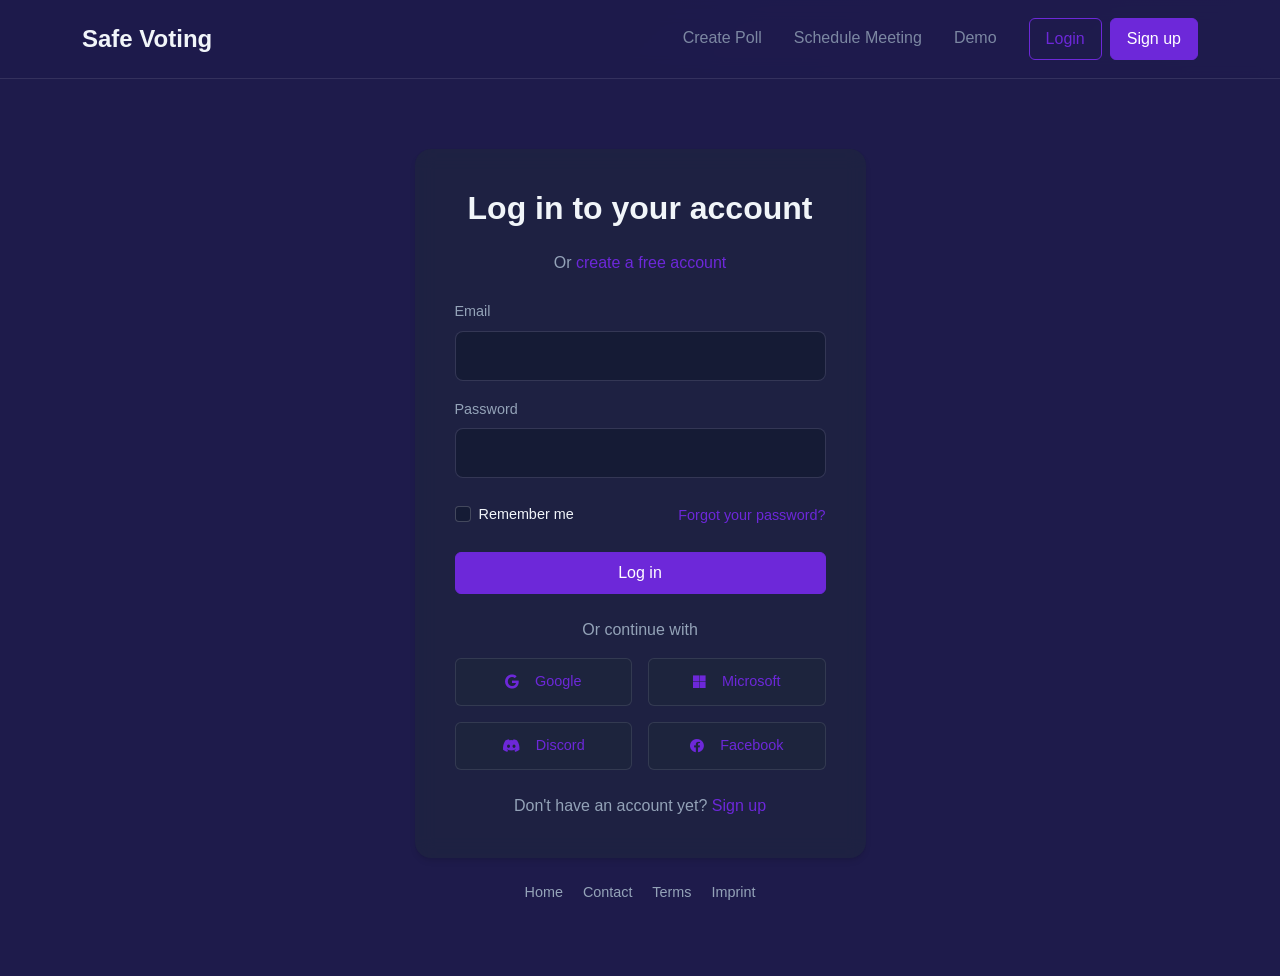
<file: login.html>
<!DOCTYPE html>
<html lang="en">
<head>
    <meta charset="UTF-8">
    <meta name="viewport" content="width=device-width, initial-scale=1.0">
    <title>Login - Safe Voting</title>
    <link href="https://cdn.jsdelivr.net/npm/bootstrap@5.3.0/dist/css/bootstrap.min.css" rel="stylesheet">
    <link rel="stylesheet" href="css/styles.css">
    <link rel="stylesheet" href="https://cdnjs.cloudflare.com/ajax/libs/font-awesome/6.0.0/css/all.min.css">
</head>
<body>
    <!-- Navbar -->
    <nav class="navbar navbar-expand-lg fixed-top">
        <div class="container">
            <a class="navbar-brand" href="index.html">Safe Voting</a>
            <button class="navbar-toggler" type="button" data-bs-toggle="collapse" data-bs-target="#navbarNav">
                <span class="navbar-toggler-icon"></span>
            </button>
            <div class="collapse navbar-collapse" id="navbarNav">
                <ul class="navbar-nav ms-auto">
                    <li class="nav-item">
                        <a class="nav-link" href="#">Create Poll</a>
                    </li>
                    <li class="nav-item">
                        <a class="nav-link" href="#">Schedule Meeting</a>
                    </li>
                    <li class="nav-item">
                        <a class="nav-link" href="demo.html">Demo</a>
                    </li>
                  
                    <li class="nav-item">
                        <a class="btn btn-outline-primary" href="login.html">Login</a>
                    </li>
                    <li class="nav-item">
                        <a class="btn btn-primary ms-2" href="signup.html">Sign up</a>
                    </li>
                </ul>
            </div>
        </div>
    </nav>

    <!-- Login Form -->
    <div class="auth-page">
        <div class="container">
            <div class="row justify-content-center">
                <div class="col-md-6 col-lg-5">
                    <div class="auth-form-container">
                        <h1 class="text-center mb-4">Log in to your account</h1>
                        <p class="text-center text-muted mb-4">Or <a href="signup.html">create a free account</a></p>

                        <form>
                            <div class="mb-3">
                                <label for="email" class="form-label">Email</label>
                                <input type="email" class="form-control" id="email" required>
                            </div>
                            <div class="mb-4">
                                <label for="password" class="form-label">Password</label>
                                <input type="password" class="form-control" id="password" required>
                            </div>
                            <div class="d-flex justify-content-between align-items-center mb-4">
                                <div class="form-check">
                                    <input type="checkbox" class="form-check-input" id="remember">
                                    <label class="form-check-label" for="remember">Remember me</label>
                                </div>
                                <a href="#" class="forgot-password">Forgot your password?</a>
                            </div>
                            <button type="submit" class="btn btn-primary w-100 mb-4">Log in</button>

                            <div class="text-center mb-3">
                                <p class="text-muted">Or continue with</p>
                            </div>

                            <div class="row g-3">
                                <div class="col-6">
                                    <a href="#" class="btn social-btn w-100">
                                        <i class="fab fa-google me-2"></i>
                                        Google
                                    </a>
                                </div>
                                <div class="col-6">
                                    <a href="#" class="btn social-btn w-100">
                                        <i class="fab fa-microsoft me-2"></i>
                                        Microsoft
                                    </a>
                                </div>
                                <div class="col-6">
                                    <a href="#" class="btn social-btn w-100">
                                        <i class="fab fa-discord me-2"></i>
                                        Discord
                                    </a>
                                </div>
                                <div class="col-6">
                                    <a href="#" class="btn social-btn w-100">
                                        <i class="fab fa-facebook me-2"></i>
                                        Facebook
                                    </a>
                                </div>
                            </div>
                        </form>

                        <div class="text-center mt-4">
                            <p class="text-muted mb-0">Don't have an account yet? <a href="signup.html">Sign up</a></p>
                        </div>
                    </div>

                    <div class="text-center mt-4">
                        <nav class="auth-footer-nav">
                            <a href="index.html" class="me-3">Home</a>
                            <a href="#" class="me-3">Contact</a>
                            <a href="#" class="me-3">Terms</a>
                            <a href="#">Imprint</a>
                        </nav>
                    </div>
                </div>
            </div>
        </div>
    </div>

    <script src="https://cdn.jsdelivr.net/npm/bootstrap@5.3.0/dist/js/bootstrap.bundle.min.js"></script>
</body>
</html>
</file>
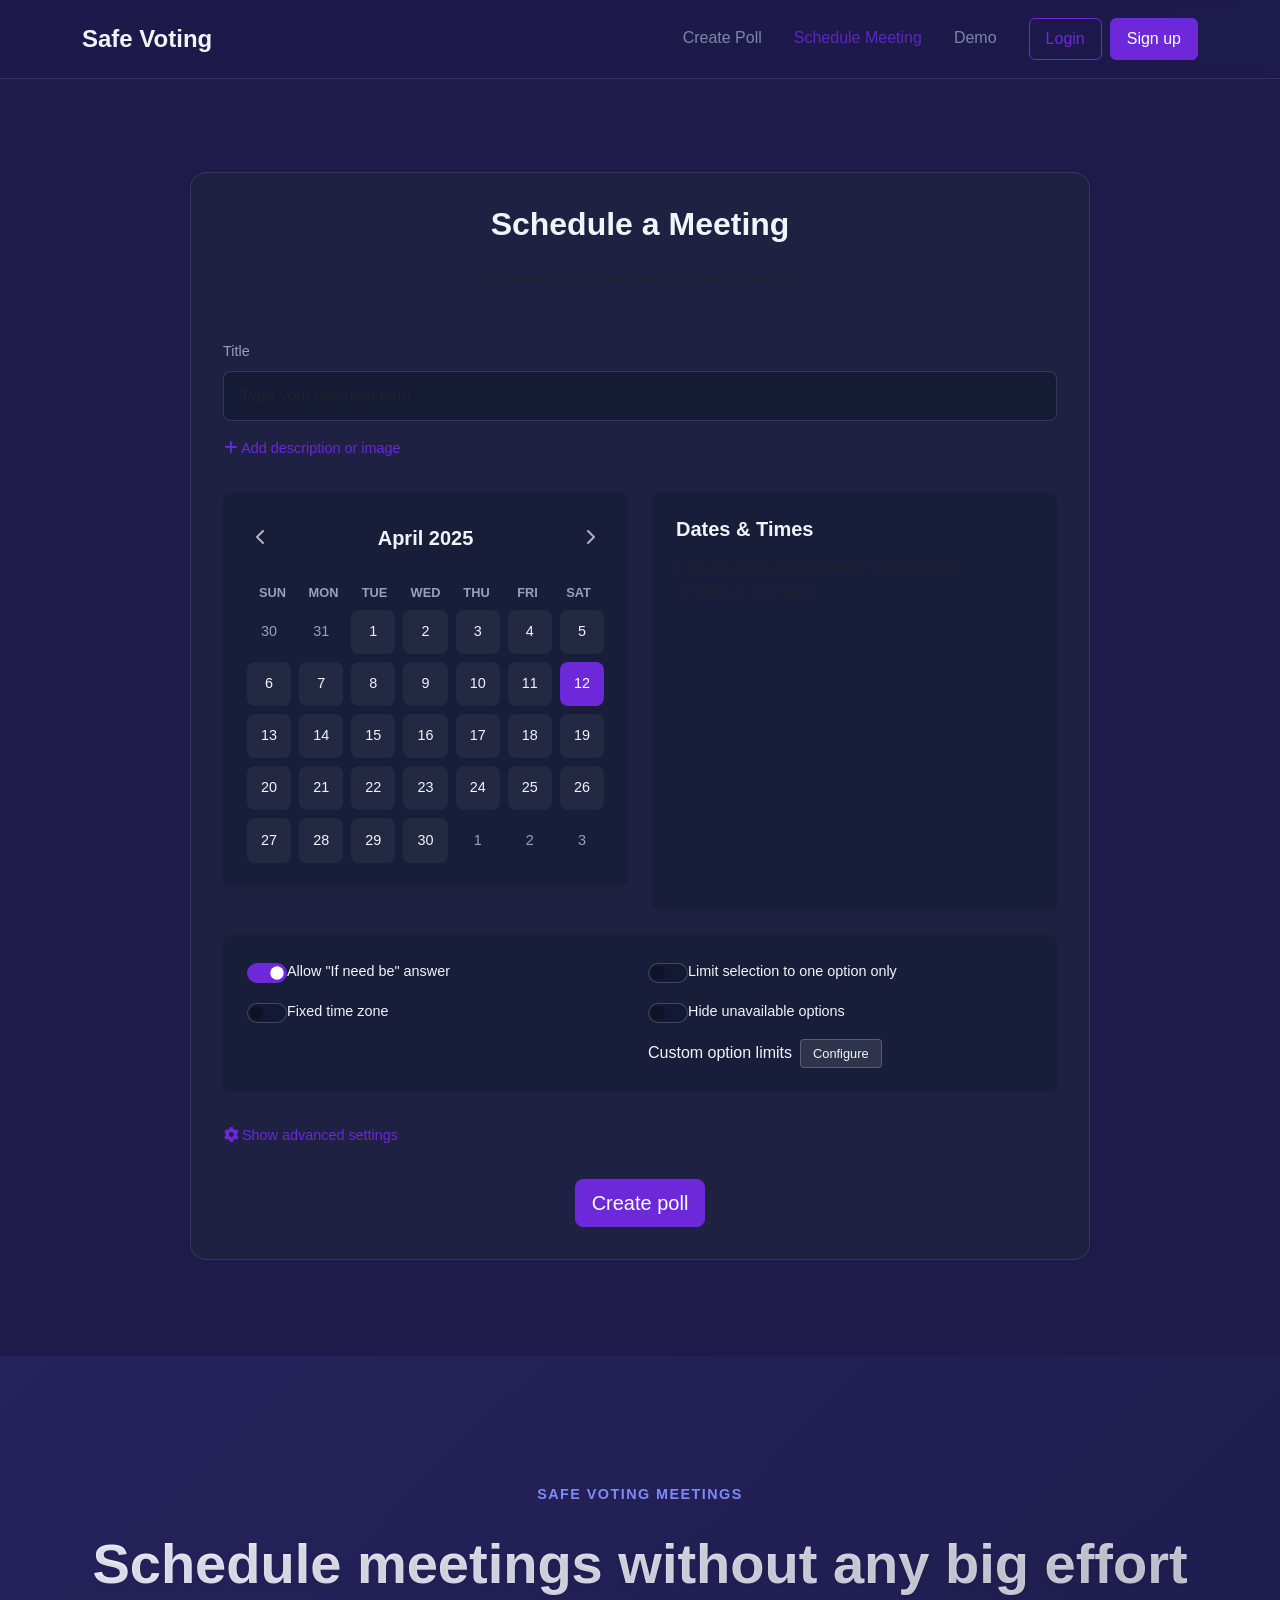
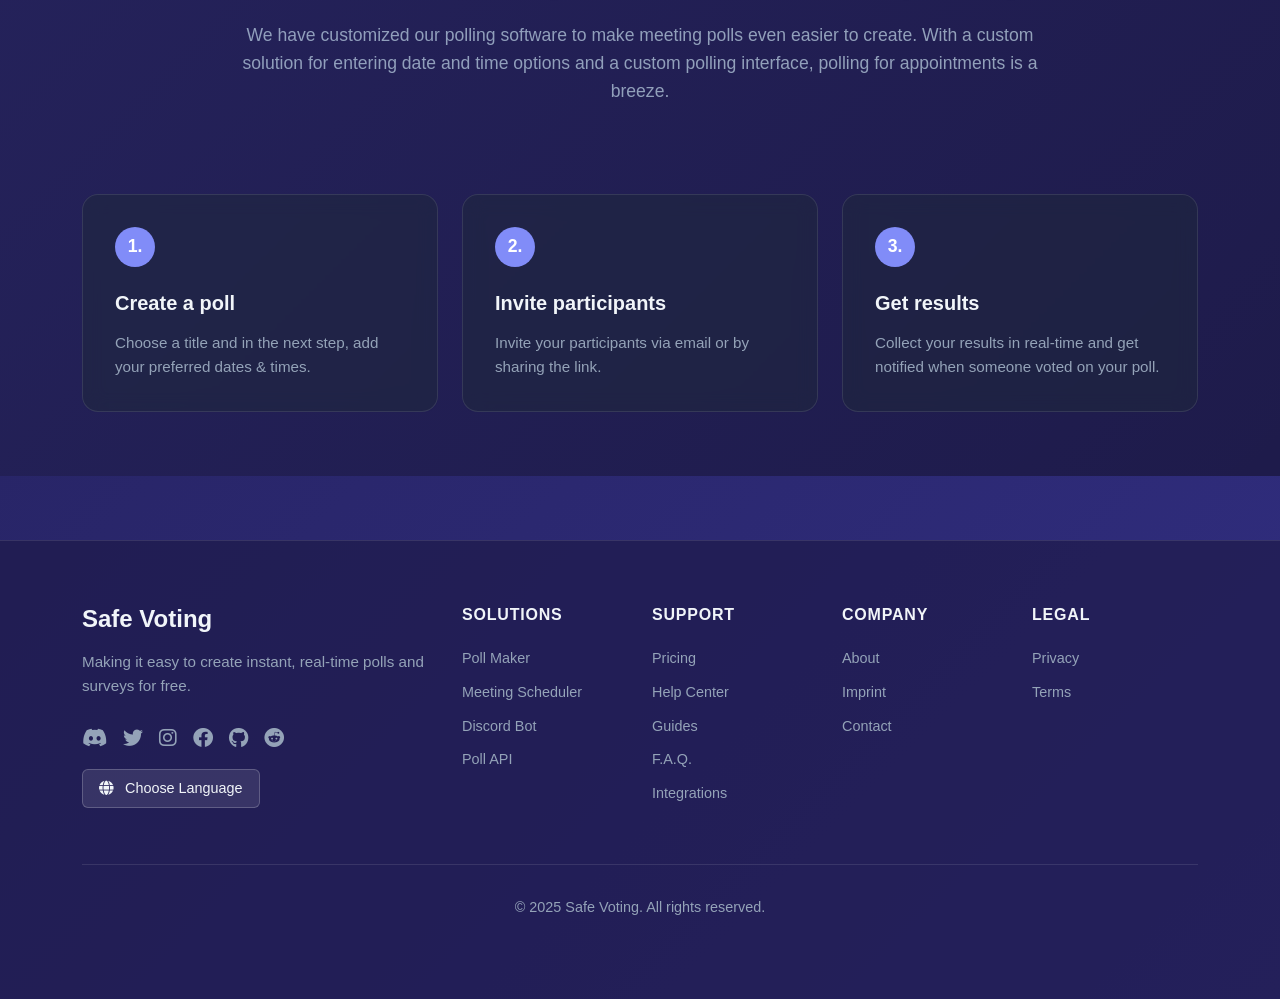
<file: schedule-meeting.html>
<!DOCTYPE html>
<html lang="en">
<head>
    <meta charset="UTF-8">
    <meta name="viewport" content="width=device-width, initial-scale=1.0">
    <title>Schedule Meeting - Safe Voting</title>
    <link href="https://cdn.jsdelivr.net/npm/bootstrap@5.3.0/dist/css/bootstrap.min.css" rel="stylesheet">
    <link rel="stylesheet" href="https://cdnjs.cloudflare.com/ajax/libs/font-awesome/6.0.0/css/all.min.css">
    <link rel="stylesheet" href="css/styles.css">
</head>
<body>
    <!-- Navbar -->
    <nav class="navbar navbar-expand-lg fixed-top">
        <div class="container">
            <a class="navbar-brand" href="index.html">Safe Voting</a>
            <button class="navbar-toggler" type="button" data-bs-toggle="collapse" data-bs-target="#navbarNav">
                <span class="navbar-toggler-icon"></span>
            </button>
            <div class="collapse navbar-collapse" id="navbarNav">
                <ul class="navbar-nav ms-auto">
                    <li class="nav-item">
                        <a class="nav-link" href="create-poll.html">Create Poll</a>
                    </li>
                    <li class="nav-item">
                        <a class="nav-link active" href="schedule-meeting.html">Schedule Meeting</a>
                    </li>
                    <li class="nav-item">
                        <a class="nav-link" href="demo.html">Demo</a>
                    </li>
                  
                    <li class="nav-item">
                        <a class="btn btn-outline-primary" href="login.html">Login</a>
                    </li>
                    <li class="nav-item">
                        <a class="btn btn-primary ms-2" href="signup.html">Sign up</a>
                    </li>
                </ul>
            </div>
        </div>
    </nav>
  <!-- Schedule Meeting Form -->
  <div class="schedule-meeting-page">
    <div class="container">
        <div class="schedule-meeting-container">
            <h1 class="text-center mb-4">Schedule a Meeting</h1>
            <p class="text-center text-muted mb-5">Complete the below fields to create your poll.</p>

            <form>
                <!-- Title -->
                <div class="mb-4">
                    <label class="form-label">Title</label>
                    <input type="text" class="form-control" placeholder="Type your question here">
                    <button type="button" class="btn btn-link mt-2 add-description-btn">
                        <i class="fas fa-plus"></i> Add description or image
                    </button>
                </div>

                <!-- Calendar and Times -->
                <div class="row">
                    <div class="col-md-6">
                        <!-- Calendar -->
                        <div class="calendar-container mb-4">
                            <div class="calendar-header">
                                <button type="button" class="btn btn-link calendar-nav"><i class="fas fa-chevron-left"></i></button>
                                <h5 class="mb-0">April 2025</h5>
                                <button type="button" class="btn btn-link calendar-nav"><i class="fas fa-chevron-right"></i></button>
                            </div>
                            <div class="calendar-grid">
                                <div class="calendar-weekdays">
                                    <span>SUN</span>
                                    <span>MON</span>
                                    <span>TUE</span>
                                    <span>WED</span>
                                    <span>THU</span>
                                    <span>FRI</span>
                                    <span>SAT</span>
                                </div>
                                <div class="calendar-days">
                                    <!-- Calendar days will be populated by JavaScript -->
                                </div>
                            </div>
                        </div>
                    </div>
                    <div class="col-md-6">
                        <!-- Times -->
                        <div class="times-container">
                            <h5>Dates & Times</h5>
                            <p class="text-muted">Click on a date in the calendar to get started<br>or switch to text input.</p>
                        </div>
                    </div>
                </div>

                <!-- Settings -->
                <div class="settings-section mt-4">
                    <div class="row g-3">
                        <div class="col-md-6">
                            <div class="form-check form-switch">
                                <input class="form-check-input" type="checkbox" id="allowIfNeeded" checked>
                                <label class="form-check-label" for="allowIfNeeded">Allow "If need be" answer</label>
                            </div>
                            <div class="form-check form-switch mt-3">
                                <input class="form-check-input" type="checkbox" id="fixedTimeZone">
                                <label class="form-check-label" for="fixedTimeZone">Fixed time zone</label>
                            </div>
                        </div>
                        <div class="col-md-6">
                            <div class="form-check form-switch">
                                <input class="form-check-input" type="checkbox" id="limitOptions">
                                <label class="form-check-label" for="limitOptions">Limit selection to one option only</label>
                            </div>
                            <div class="form-check form-switch mt-3">
                                <input class="form-check-input" type="checkbox" id="hideUnavailable">
                                <label class="form-check-label" for="hideUnavailable">Hide unavailable options</label>
                            </div>
                            <div class="d-flex align-items-center mt-3">
                                <span class="me-2">Custom option limits</span>
                                <button type="button" class="btn btn-sm btn-secondary">Configure</button>
                            </div>
                        </div>
                    </div>
                </div>

                <!-- Show Advanced Settings -->
                <button type="button" class="btn btn-link show-advanced-btn mt-4">
                    <i class="fas fa-cog"></i> Show advanced settings
                </button>

                <!-- Create Poll Button -->
                <div class="text-center mt-4">
                    <button type="submit" class="btn btn-primary btn-lg">Create poll</button>
                </div>
            </form>
        </div>
    </div>
</div>
    <!-- Meeting Scheduler Intro -->
    <section class="meeting-intro-section">
        <div class="container">
            <div class="text-center mb-5">
                <span class="subtitle">SAFE VOTING MEETINGS</span>
                <h1 class="intro-title">Schedule meetings without any big effort</h1>
                <p class="intro-description">
                    We have customized our polling software to make meeting polls even easier to create.
                    With a custom solution for entering date and time options and a custom polling interface, polling for appointments is a breeze.
                </p>
            </div>

            <div class="row g-4 steps-container">
                <div class="col-md-4">
                    <div class="step-box">
                        <div class="step-number">1.</div>
                        <h3>Create a poll</h3>
                        <p>Choose a title and in the next step, add your preferred dates & times.</p>
                    </div>
                </div>
                <div class="col-md-4">
                    <div class="step-box">
                        <div class="step-number">2.</div>
                        <h3>Invite participants</h3>
                        <p>Invite your participants via email or by sharing the link.</p>
                    </div>
                </div>
                <div class="col-md-4">
                    <div class="step-box">
                        <div class="step-number">3.</div>
                        <h3>Get results</h3>
                        <p>Collect your results in real-time and get notified when someone voted on your poll.</p>
                    </div>
                </div>
            </div>

            
        </div>
    </section>
 <!-- Footer -->
 <footer class="site-footer">
    <div class="container">
        <div class="row">
            <!-- Brand and Description -->
            <div class="col-lg-4 mb-4 mb-lg-0">
                <h2 class="footer-brand">Safe Voting</h2>
                <p class="footer-description">Making it easy to create instant, real-time polls and surveys for free.</p>
                <div class="social-links">
                    <a href="#" class="social-link"><i class="fab fa-discord"></i></a>
                    <a href="#" class="social-link"><i class="fab fa-twitter"></i></a>
                    <a href="#" class="social-link"><i class="fab fa-instagram"></i></a>
                    <a href="#" class="social-link"><i class="fab fa-facebook"></i></a>
                    <a href="#" class="social-link"><i class="fab fa-github"></i></a>
                    <a href="#" class="social-link"><i class="fab fa-reddit"></i></a>
                </div>
                <div class="language-selector mt-3">
                    <button class="btn btn-dark">
                        <i class="fas fa-globe me-2"></i> Choose Language
                    </button>
                </div>
            </div>

            <!-- Solutions -->
            <div class="col-6 col-lg-2 mb-4 mb-lg-0">
                <h3 class="footer-title">SOLUTIONS</h3>
                <ul class="footer-links">
                    <li><a href="#">Poll Maker</a></li>
                    <li><a href="#">Meeting Scheduler</a></li>
                    <li><a href="#">Discord Bot</a></li>
                    <li><a href="#">Poll API</a></li>
                </ul>
            </div>

            <!-- Support -->
            <div class="col-6 col-lg-2 mb-4 mb-lg-0">
                <h3 class="footer-title">SUPPORT</h3>
                <ul class="footer-links">
                    <li><a href="#">Pricing</a></li>
                    <li><a href="#">Help Center</a></li>
                    <li><a href="#">Guides</a></li>
                    <li><a href="#">F.A.Q.</a></li>
                    <li><a href="#">Integrations</a></li>
                </ul>
            </div>

            <!-- Company -->
            <div class="col-6 col-lg-2 mb-4 mb-lg-0">
                <h3 class="footer-title">COMPANY</h3>
                <ul class="footer-links">
                    <li><a href="#">About</a></li>
                    <li><a href="#">Imprint</a></li>
                    <li><a href="#">Contact</a></li>
                </ul>
            </div>

            <!-- Legal -->
            <div class="col-6 col-lg-2">
                <h3 class="footer-title">LEGAL</h3>
                <ul class="footer-links">
                    <li><a href="#">Privacy</a></li>
                    <li><a href="#">Terms</a></li>
                </ul>
            </div>
        </div>

        <div class="footer-bottom text-center mt-5">
            <p>© 2025 Safe Voting. All rights reserved.</p>
        </div>
    </div>
</footer>
  

    <script src="https://cdn.jsdelivr.net/npm/bootstrap@5.3.0/dist/js/bootstrap.bundle.min.js"></script>
    <script>
        // Calendar functionality
        function populateCalendar() {
            const calendarDays = document.querySelector('.calendar-days');
            const days = [];
            
            // Previous month days
            for (let i = 30; i <= 31; i++) {
                days.push(`<div class="calendar-day disabled">${i}</div>`);
            }
            
            // Current month days
            for (let i = 1; i <= 30; i++) {
                days.push(`<div class="calendar-day${i === 12 ? ' selected' : ''}">${i}</div>`);
            }
            
            // Next month days
            for (let i = 1; i <= 3; i++) {
                days.push(`<div class="calendar-day disabled">${i}</div>`);
            }
            
            calendarDays.innerHTML = days.join('');
        }

        // Initialize calendar when page loads
        document.addEventListener('DOMContentLoaded', populateCalendar);
    </script>
</body>
</html>
</file>
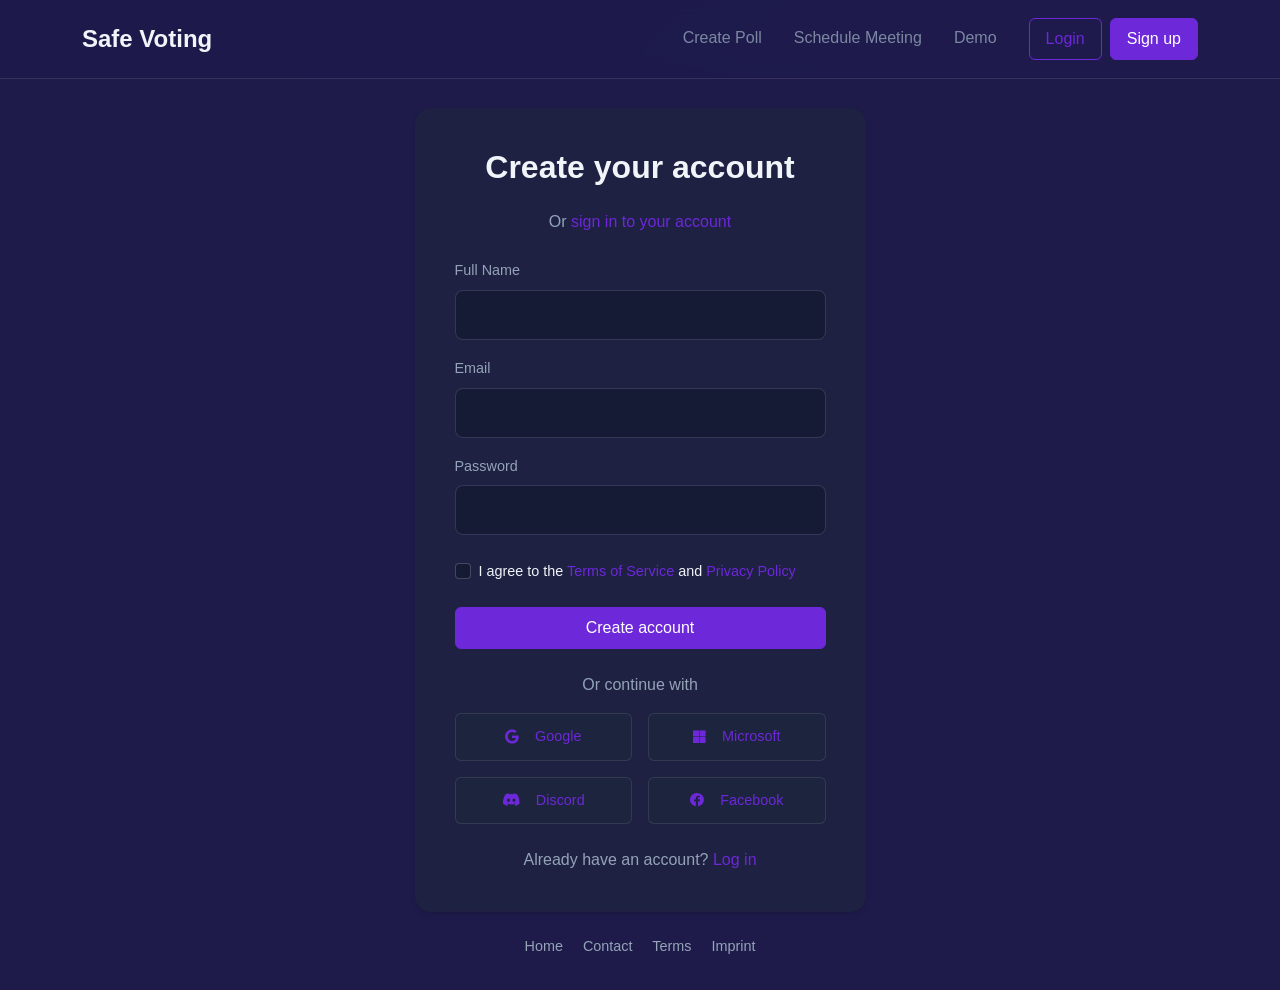
<file: signup.html>
<!DOCTYPE html>
<html lang="en">
<head>
    <meta charset="UTF-8">
    <meta name="viewport" content="width=device-width, initial-scale=1.0">
    <title>Sign up - Safe Voting</title>
    <link href="https://cdn.jsdelivr.net/npm/bootstrap@5.3.0/dist/css/bootstrap.min.css" rel="stylesheet">
    <link rel="stylesheet" href="css/styles.css">
    <link rel="stylesheet" href="https://cdnjs.cloudflare.com/ajax/libs/font-awesome/6.0.0/css/all.min.css">
</head>
<body>
    <!-- Navbar -->
    <nav class="navbar navbar-expand-lg fixed-top">
        <div class="container">
            <a class="navbar-brand" href="index.html">Safe Voting</a>
            <button class="navbar-toggler" type="button" data-bs-toggle="collapse" data-bs-target="#navbarNav">
                <span class="navbar-toggler-icon"></span>
            </button>
            <div class="collapse navbar-collapse" id="navbarNav">
                <ul class="navbar-nav ms-auto">
                    <li class="nav-item">
                        <a class="nav-link" href="#">Create Poll</a>
                    </li>
                    <li class="nav-item">
                        <a class="nav-link" href="#">Schedule Meeting</a>
                    </li>
                    <li class="nav-item">
                        <a class="nav-link" href="demo.html">Demo</a>
                    </li>
                 
                    <li class="nav-item">
                        <a class="btn btn-outline-primary" href="login.html">Login</a>
                    </li>
                    <li class="nav-item">
                        <a class="btn btn-primary ms-2" href="signup.html">Sign up</a>
                    </li>
                </ul>
            </div>
        </div>
    </nav>

    <!-- Signup Form -->
    <div class="auth-page">
        <div class="container">
            <div class="row justify-content-center">
                <div class="col-md-6 col-lg-5">
                    <div class="auth-form-container">
                        <h1 class="text-center mb-4">Create your account</h1>
                        <p class="text-center text-muted mb-4">Or <a href="login.html">sign in to your account</a></p>

                        <form>
                            <div class="mb-3">
                                <label for="name" class="form-label">Full Name</label>
                                <input type="text" class="form-control" id="name" required>
                            </div>
                            <div class="mb-3">
                                <label for="email" class="form-label">Email</label>
                                <input type="email" class="form-control" id="email" required>
                            </div>
                            <div class="mb-4">
                                <label for="password" class="form-label">Password</label>
                                <input type="password" class="form-control" id="password" required>
                            </div>
                            <div class="mb-4">
                                <div class="form-check">
                                    <input type="checkbox" class="form-check-input" id="terms" required>
                                    <label class="form-check-label" for="terms">
                                        I agree to the <a href="#">Terms of Service</a> and <a href="#">Privacy Policy</a>
                                    </label>
                                </div>
                            </div>
                            <button type="submit" class="btn btn-primary w-100 mb-4">Create account</button>

                            <div class="text-center mb-3">
                                <p class="text-muted">Or continue with</p>
                            </div>

                            <div class="row g-3">
                                <div class="col-6">
                                    <a href="#" class="btn social-btn w-100">
                                        <i class="fab fa-google me-2"></i>
                                        Google
                                    </a>
                                </div>
                                <div class="col-6">
                                    <a href="#" class="btn social-btn w-100">
                                        <i class="fab fa-microsoft me-2"></i>
                                        Microsoft
                                    </a>
                                </div>
                                <div class="col-6">
                                    <a href="#" class="btn social-btn w-100">
                                        <i class="fab fa-discord me-2"></i>
                                        Discord
                                    </a>
                                </div>
                                <div class="col-6">
                                    <a href="#" class="btn social-btn w-100">
                                        <i class="fab fa-facebook me-2"></i>
                                        Facebook
                                    </a>
                                </div>
                            </div>
                        </form>

                        <div class="text-center mt-4">
                            <p class="text-muted mb-0">Already have an account? <a href="login.html">Log in</a></p>
                        </div>
                    </div>

                    <div class="text-center mt-4">
                        <nav class="auth-footer-nav">
                            <a href="index.html" class="me-3">Home</a>
                            <a href="#" class="me-3">Contact</a>
                            <a href="#" class="me-3">Terms</a>
                            <a href="#">Imprint</a>
                        </nav>
                    </div>
                </div>
            </div>
        </div>
    </div>

    <script src="https://cdn.jsdelivr.net/npm/bootstrap@5.3.0/dist/js/bootstrap.bundle.min.js"></script>
</body>
</html>
</file>
<file: css/styles.css>
:root {
    --primary-color: #6d28d9;
    --primary-hover: #5b21b6;
    --secondary-color: #10b981;
    --dark-bg: #1e1b4b;
    --card-bg: rgba(30, 27, 75, 0.7);
    --hover-bg: rgba(30, 27, 75, 0.9);
    --text-light: #f1f5f9;
    --text-muted: #94a3b8;
    --border-color: rgba(255, 255, 255, 0.1);
}

body {
    background: linear-gradient(135deg, #1e1b4b 0%, #312e81 100%);
    color: var(--text-light);
    font-family: 'Inter', sans-serif;
    margin: 0;
    padding-top: 76px;
}

/* Navbar Styles */
.navbar {
    background: rgba(30, 27, 75, 0.95);
    backdrop-filter: blur(10px);
    padding: 1rem 2rem;
    border-bottom: 1px solid var(--border-color);
}

.navbar-brand {
    font-size: 1.5rem;
    font-weight: 600;
    color: var(--text-light) !important;
}

.nav-link {
    color: var(--text-muted);
    margin: 0 0.5rem;
    opacity: 0.8;
    transition: color 0.2s;
}

.nav-link:hover {
    color: var(--text-light);
}

.nav-link.active {
    color: var(--primary-color) !important;
}

/* Button Styles */
.btn-primary {
    background-color: var(--primary-color);
    border-color: var(--primary-color);
    padding: 0.5rem 1rem;
    font-weight: 500;
    color: white;
}

.btn-primary:hover {
    background-color: var(--primary-hover);
    border-color: var(--primary-hover);
}

.btn-outline-primary {
    color: var(--primary-color);
    border-color: var(--primary-color);
    padding: 0.5rem 1rem;
    margin-left: 1rem;
}

.btn-outline-primary:hover {
    background-color: var(--primary-color);
    border-color: var(--primary-color);
    color: white;
}

/* Hero Section */
.hero-section {
    padding: 8rem 0 4rem;
    background: linear-gradient(135deg, #1e1b4b 0%, #312e81 100%);
    min-height: 100vh;
    display: flex;
    align-items: center;
}

.hero-title {
    font-size: 4rem;
    font-weight: 700;
    color: var(--text-light);
    margin-bottom: 1.5rem;
    background: linear-gradient(135deg, #f1f5f9 0%, #94a3b8 100%);
    -webkit-background-clip: text;
    -webkit-text-fill-color: transparent;
}

.hero-subtitle {
    font-size: 1.25rem;
    color: var(--text-muted);
    margin-bottom: 2rem;
    line-height: 1.6;
}

.hero-buttons {
    margin-bottom: 1.5rem;
}

.create-poll-btn {
    padding: 0.75rem 2rem;
    font-size: 1.1rem;
    font-weight: 500;
}

.live-demo-btn {
    padding: 0.75rem 2rem;
    font-size: 1.1rem;
    font-weight: 500;
}

.no-signup-text {
    color: var(--text-light);
    opacity: 0.6;
    font-size: 0.9rem;
}

.hero-image {
    max-width: 100%;
    height: auto;
}

/* Light Section */
.light-section {
    background-color: #0f172a;
}

.light-section .content-box h2 {
    color: var(--text-light);
}

.light-section .content-box p {
    color: var(--text-light) !important;
    opacity: 0.9;
}

.light-section .btn-outline-secondary {
    color: var(--text-light);
    border-color: rgba(255, 255, 255, 0.2);
    background: rgba(255, 255, 255, 0.1);
}

.light-section .btn-outline-secondary:hover {
    background: rgba(255, 255, 255, 0.2);
    border-color: rgba(255, 255, 255, 0.3);
    color: var(--text-light);
}

/* Authentication Pages Styles */
.auth-page {
    min-height: 100vh;
    display: flex;
    align-items: center;
    padding: 2rem 0;
    background-color: var(--dark-bg);
}

.auth-form-container {
    background: rgba(30, 41, 59, 0.5);
    backdrop-filter: blur(10px);
    padding: 2.5rem;
    border-radius: 1rem;
    box-shadow: 0 4px 6px -1px rgba(0, 0, 0, 0.1), 0 2px 4px -1px rgba(0, 0, 0, 0.06);
}

.auth-form-container h1 {
    color: var(--text-light);
    font-weight: 600;
    font-size: 2rem;
}

.auth-form-container .text-muted {
    color: #94a3b8 !important;
}

.auth-form-container a {
    color: var(--primary-color);
    text-decoration: none;
    transition: color 0.2s;
}

.auth-form-container a:hover {
    color: var(--secondary-color);
}

.form-label {
    color: #94a3b8;
    font-size: 0.9rem;
    margin-bottom: 0.5rem;
}

.form-control {
    background-color: rgba(15, 23, 42, 0.5);
    border: 1px solid rgba(255, 255, 255, 0.1);
    color: var(--text-light);
    padding: 0.75rem 1rem;
    font-size: 1rem;
    border-radius: 0.5rem;
}

.form-control:focus {
    background-color: rgba(15, 23, 42, 0.7);
    border-color: var(--primary-color);
    color: var(--text-light);
    box-shadow: 0 0 0 2px rgba(99, 102, 241, 0.25);
}

.form-check-label {
    color: #94a3b8;
    font-size: 0.9rem;
}

.form-check-input {
    background-color: rgba(15, 23, 42, 0.5);
    border-color: rgba(255, 255, 255, 0.2);
}

.form-check-input:checked {
    background-color: var(--primary-color);
    border-color: var(--primary-color);
}

.forgot-password {
    font-size: 0.9rem;
}

/* Social Buttons */
.social-btn {
    background-color: rgba(30, 41, 59, 0.5);
    border: 1px solid rgba(255, 255, 255, 0.1);
    color: var(--text-light);
    padding: 0.75rem;
    font-size: 0.9rem;
    display: flex;
    align-items: center;
    justify-content: center;
    gap: 0.5rem;
    transition: all 0.2s;
}

.social-btn:hover {
    background-color: rgba(30, 41, 59, 0.7);
    border-color: rgba(255, 255, 255, 0.2);
    color: var(--text-light);
}

.social-btn img {
    width: 20px;
    height: 20px;
    object-fit: contain;
}

/* Auth Footer */
.auth-footer-nav {
    font-size: 0.9rem;
}

.auth-footer-nav a {
    color: #94a3b8;
    text-decoration: none;
    transition: color 0.2s;
}

.auth-footer-nav a:hover {
    color: var(--text-light);
}

/* Responsive Design */
@media (max-width: 991.98px) {
    .hero-title {
        font-size: 3rem;
    }
    
    .hero-section {
        padding: 2rem 0;
        text-align: center;
    }
    
    .hero-buttons {
        justify-content: center;
        display: flex;
        flex-wrap: wrap;
        gap: 1rem;
    }
    
    .live-demo-btn {
        margin-left: 0;
    }
    
    .hero-image {
        margin-top: 2rem;
    }
}

@media (max-width: 767.98px) {
    .hero-title {
        font-size: 2.5rem;
    }
    
    .hero-subtitle {
        font-size: 1.1rem;
    }
    
    .create-poll-btn,
    .live-demo-btn {
        width: 100%;
        margin: 0.5rem 0;
    }
    
    .auth-form-container {
        padding: 2rem 1.5rem;
    }
}

/* Create Poll Page Styles */
.create-poll-container {
    padding-top: 2rem;
    padding-bottom: 4rem;
}

.poll-form-container {
    background: rgba(30, 41, 59, 0.5);
    backdrop-filter: blur(10px);
    padding: 2.5rem;
    border-radius: 1rem;
    box-shadow: 0 4px 6px -1px rgba(0, 0, 0, 0.1), 0 2px 4px -1px rgba(0, 0, 0, 0.06);
}

.poll-form-container h2 {
    color: var(--text-light);
    font-size: 1.75rem;
    font-weight: 600;
    text-align: center;
    margin-bottom: 2rem;
    background: linear-gradient(135deg, #fff 0%, rgba(255, 255, 255, 0.8) 100%);
    -webkit-background-clip: text;
}

.add-description-btn,
.add-option-btn,
.add-other-btn,
.show-advanced-btn {
    color: var(--primary-color);
    text-decoration: none;
    padding: 0.5rem 0;
    font-size: 0.9rem;
}

.add-description-btn:hover,
.add-option-btn:hover,
.add-other-btn:hover,
.show-advanced-btn:hover {
    color: var(--secondary-color);
}

.option-list .input-group {
    background: rgba(15, 23, 42, 0.3);
    border-radius: 0.5rem;
    overflow: hidden;
}

.option-list .input-group .form-control {
    border: none;
    background: transparent;
}

.option-list .input-group .btn-outline-secondary {
    border: none;
    background: transparent;
    color: #94a3b8;
}

.option-list .input-group .btn-outline-secondary:hover {
    color: #ef4444;
    background: rgba(239, 68, 68, 0.1);
}

.settings-section {
    background: rgba(15, 23, 42, 0.3);
    padding: 1.5rem;
    border-radius: 0.5rem;
    margin-top: 2rem;
}

.settings-section h5 {
    color: var(--text-light);
    font-weight: 600;
    font-size: 1.1rem;
}

.form-select {
    background-color: rgba(15, 23, 42, 0.5);
    border: 1px solid rgba(255, 255, 255, 0.1);
    color: var(--text-light);
}

.form-select:focus {
    background-color: rgba(15, 23, 42, 0.7);
    border-color: var(--primary-color);
    color: var(--text-light);
    box-shadow: 0 0 0 2px rgba(99, 102, 241, 0.25);
}

.form-switch .form-check-input {
    background-color: rgba(15, 23, 42, 0.5);
    border-color: rgba(255, 255, 255, 0.2);
    width: 2.5em;
    height: 1.25em;
}

.form-switch .form-check-input:checked {
    background-color: var(--primary-color);
    border-color: var(--primary-color);
}

.badge.bg-primary {
    background-color: var(--primary-color) !important;
    font-weight: 500;
    font-size: 0.75em;
    padding: 0.25em 0.5em;
}

/* Features Section */
.features-section {
    padding: 6rem 0;
    background-color: #f8fafc;
    text-align: center;
}

.features-section h2 {
    color: #1e293b;
    font-size: 2.5rem;
    font-weight: 600;
    margin-bottom: 3rem;
}

.feature-card {
    background: var(--card-bg);
    padding: 2rem;
    border-radius: 1rem;
    height: 100%;
    transition: transform 0.3s, box-shadow 0.3s;
    border: 1px solid var(--border-color);
    backdrop-filter: blur(10px);
    text-align: center;
}

.feature-card:hover {
    transform: translateY(-5px);
    box-shadow: 0 10px 20px rgba(0, 0, 0, 0.2);
}

.feature-icon {
    width: 60px;
    height: 60px;
    background: linear-gradient(135deg, var(--primary-color) 0%, var(--primary-hover) 100%);
    border-radius: 1rem;
    display: flex;
    align-items: center;
    justify-content: center;
    margin-bottom: 1.5rem;
}

.feature-icon i {
    font-size: 1.5rem;
    color: white;
}

.feature-card h3 {
    color: var(--text-light);
    font-size: 1.5rem;
    font-weight: 600;
    margin-bottom: 1rem;
}

.feature-card p {
    color: var(--text-muted);
    font-size: 0.95rem;
    line-height: 1.6;
    margin: 0;
}

/* Icon Colors */
.feature-card:nth-child(1) .feature-icon {
    background: rgba(34, 197, 94, 0.1);
    color: #22c55e;
}

.feature-card:nth-child(2) .feature-icon {
    background: rgba(99, 102, 241, 0.1);
    color: #6366f1;
}

.feature-card:nth-child(3) .feature-icon {
    background: rgba(249, 115, 22, 0.1);
    color: #f97316;
}

.feature-card:nth-child(4) .feature-icon {
    background: rgba(234, 179, 8, 0.1);
    color: #eab308;
}

.feature-card:nth-child(5) .feature-icon {
    background: rgba(236, 72, 153, 0.1);
    color: #ec4899;
}

.feature-card:nth-child(6) .feature-icon {
    background: rgba(14, 165, 233, 0.1);
    color: #0ea5e9;
}

.feature-card:nth-child(7) .feature-icon {
    background: rgba(168, 85, 247, 0.1);
    color: #a855f7;
}

.feature-card:nth-child(8) .feature-icon {
    background: rgba(239, 68, 68, 0.1);
    color: #ef4444;
}

.feature-card:nth-child(9) .feature-icon {
    background: rgba(59, 130, 246, 0.1);
    color: #3b82f6;
}

@media (max-width: 768px) {
    .features-section {
        padding: 4rem 0;
    }
    
    .features-section h2 {
        font-size: 2rem;
    }
    
    .feature-card {
        padding: 1.5rem;
    }
    
    .feature-icon {
        width: 56px;
        height: 56px;
        font-size: 1.5rem;
    }
}

/* Content Section Styles */
.content-section {
    padding: 8rem 0;
    background-color: var(--dark-bg);
    min-height: 100vh;
    display: flex;
    align-items: center;
}

.content-box {
    padding: 2rem;
}

.content-box h2 {
    font-size: 2.5rem;
    font-weight: 600;
    color: var(--text-light);
    margin-bottom: 1.5rem;
}

.content-box p {
    font-size: 1.1rem;
    line-height: 1.6;
    margin-bottom: 2rem;
    color: var(--text-light);
}

.content-box .feature-icon {
    width: 64px;
    height: 64px;
    background: var(--primary-color);
    color: white;
    border-radius: 12px;
    display: flex;
    align-items: center;
    justify-content: center;
    font-size: 1.75rem;
}

.content-image img {
    width: 100%;
    border-radius: 12px;
    box-shadow: 0 8px 16px rgba(0, 0, 0, 0.1);
    transition: transform 0.3s ease;
}

.content-image img:hover {
    transform: translateY(-5px);
}

.btn-outline-secondary {
    color: var(--text-light);
    border-color: rgba(255, 255, 255, 0.2);
    background: rgba(255, 255, 255, 0.1);
}

.btn-outline-secondary:hover {
    background: rgba(255, 255, 255, 0.2);
    border-color: rgba(255, 255, 255, 0.3);
    color: var(--text-light);
}

@media (max-width: 991.98px) {
    .content-section {
        padding: 4rem 0;
        text-align: center;
    }

    .content-box {
        margin-bottom: 2rem;
    }

    .content-box .feature-icon {
        margin: 0 auto;
    }

    .content-image {
        margin-top: 2rem;
    }
}

/* Create Poll Page */
.create-poll-page {
    padding: 6rem 0;
    min-height: 100vh;
    background-color: var(--dark-bg);
}

.poll-form-container {
    background: rgba(30, 41, 59, 0.5);
    backdrop-filter: blur(10px);
    padding: 2rem;
    border-radius: 1rem;
    border: 1px solid rgba(255, 255, 255, 0.1);
}

.poll-form-container h1 {
    color: var(--text-light);
    font-size: 2rem;
    font-weight: 600;
}

.poll-form-container .form-label {
    color: var(--text-light);
    font-weight: 500;
    margin-bottom: 0.5rem;
}

.poll-form-container .form-control,
.poll-form-container .form-select {
    background-color: rgba(15, 23, 42, 0.5);
    border: 1px solid rgba(255, 255, 255, 0.1);
    color: var(--text-light);
    padding: 0.75rem;
    font-size: 0.95rem;
}

.poll-form-container .form-control:focus,
.poll-form-container .form-select:focus {
    background-color: rgba(15, 23, 42, 0.7);
    border-color: var(--primary-color);
    color: var(--text-light);
    box-shadow: 0 0 0 2px rgba(99, 102, 241, 0.25);
}

.poll-form-container .form-control::placeholder {
    color: #64748b;
}

.poll-form-container .btn-link {
    color: var(--primary-color);
    padding: 0;
}

.poll-form-container .btn-link:hover {
    color: var(--secondary-color);
}

.poll-form-container .input-group .btn {
    border-color: rgba(255, 255, 255, 0.1);
    color: #64748b;
}

.poll-form-container .input-group .btn:hover {
    background-color: rgba(255, 255, 255, 0.1);
    color: var(--text-light);
}

.settings-section {
    background: rgba(15, 23, 42, 0.3);
    border-radius: 0.5rem;
    padding: 1.5rem;
}

.settings-section h5 {
    color: var(--text-light);
    font-size: 1rem;
    font-weight: 600;
}

.form-check-label {
    color: var(--text-light);
}

.form-check-input {
    background-color: rgba(15, 23, 42, 0.5);
    border-color: rgba(255, 255, 255, 0.2);
}

.form-check-input:checked {
    background-color: var(--primary-color);
    border-color: var(--primary-color);
}

.badge.bg-primary {
    background-color: var(--primary-color) !important;
    font-weight: 500;
    font-size: 0.75rem;
    padding: 0.25rem 0.5rem;
}

/* Polling Features Section */
.polling-features-section {
    padding: 6rem 0;
    background-color: var(--dark-bg);
    color: var(--text-light);
}

.polling-features-section .subtitle {
    display: block;
    color: var(--primary-color);
    font-size: 0.9rem;
    font-weight: 600;
    text-transform: uppercase;
    letter-spacing: 1px;
    margin-bottom: 1rem;
}

.polling-features-section h2 {
    font-size: 2.5rem;
    font-weight: 700;
    margin-bottom: 1.5rem;
    background: linear-gradient(135deg, #fff 0%, #94a3b8 100%);
    -webkit-background-clip: text;
    -webkit-text-fill-color: transparent;
}

.polling-features-section .text-muted {
    color: #94a3b8 !important;
    font-size: 1.1rem;
    max-width: 800px;
    margin: 0 auto;
}

.feature-box {
    background: rgba(30, 41, 59, 0.5);
    backdrop-filter: blur(10px);
    border-radius: 1rem;
    padding: 2rem;
    height: 100%;
    border: 1px solid rgba(255, 255, 255, 0.1);
    transition: transform 0.3s ease;
}

.feature-box:hover {
    transform: translateY(-5px);
}

.feature-box .feature-icon {
    width: 48px;
    height: 48px;
    background: var(--primary-color);
    border-radius: 12px;
    display: flex;
    align-items: center;
    justify-content: center;
    margin-bottom: 1.5rem;
    font-size: 1.25rem;
    color: white;
}

.feature-box h3 {
    font-size: 1.25rem;
    font-weight: 600;
    margin-bottom: 1rem;
    color: var(--text-light);
}

.feature-box p {
    color: #94a3b8;
    font-size: 0.95rem;
    line-height: 1.6;
    margin: 0;
}

@media (max-width: 768px) {
    .polling-features-section {
        padding: 4rem 0;
    }

    .polling-features-section h2 {
        font-size: 2rem;
    }

    .feature-box {
        padding: 1.5rem;
    }
}

/* Schedule Meeting Page Styles */
.schedule-meeting-page {
    padding: 6rem 0;
    min-height: 100vh;
    background-color: var(--dark-bg);
}

.schedule-meeting-container {
    background: rgba(30, 41, 59, 0.5);
    backdrop-filter: blur(10px);
    padding: 2rem;
    border-radius: 1rem;
    border: 1px solid rgba(255, 255, 255, 0.1);
    max-width: 900px;
    margin: 0 auto;
}

.schedule-meeting-container h1 {
    color: var(--text-light);
    font-size: 2rem;
    font-weight: 600;
}

/* Calendar Styles */
.calendar-container {
    background: rgba(15, 23, 42, 0.3);
    border-radius: 0.5rem;
    padding: 1.5rem;
}

.calendar-header {
    display: flex;
    justify-content: space-between;
    align-items: center;
    margin-bottom: 1.5rem;
}

.calendar-header h5 {
    color: var(--text-light);
    font-weight: 600;
}

.calendar-nav {
    color: var(--text-light);
    opacity: 0.7;
    padding: 0.5rem;
}

.calendar-nav:hover {
    opacity: 1;
    color: var(--text-light);
}

.calendar-weekdays {
    display: grid;
    grid-template-columns: repeat(7, 1fr);
    text-align: center;
    color: var(--text-muted);
    font-size: 0.8rem;
    font-weight: 600;
    margin-bottom: 0.5rem;
}

.calendar-days {
    display: grid;
    grid-template-columns: repeat(7, 1fr);
    gap: 0.5rem;
}

.calendar-day {
    aspect-ratio: 1;
    display: flex;
    align-items: center;
    justify-content: center;
    color: var(--text-light);
    font-size: 0.9rem;
    border-radius: 0.5rem;
    cursor: pointer;
    transition: all 0.2s ease;
    background: rgba(255, 255, 255, 0.05);
}

.calendar-day:hover {
    background: rgba(255, 255, 255, 0.1);
}

.calendar-day.disabled {
    color: var(--text-muted);
    cursor: not-allowed;
    background: transparent;
}

.calendar-day.selected {
    background: var(--primary-color);
    color: white;
}

/* Times Container */
.times-container {
    background: rgba(15, 23, 42, 0.3);
    border-radius: 0.5rem;
    padding: 1.5rem;
    height: 100%;
    min-height: 200px;
}

.times-container h5 {
    color: var(--text-light);
    font-weight: 600;
    margin-bottom: 1rem;
}

.times-container p {
    color: var(--text-muted);
    font-size: 0.9rem;
    line-height: 1.6;
}

/* Settings Section */
.settings-section {
    background: rgba(15, 23, 42, 0.3);
    border-radius: 0.5rem;
    padding: 1.5rem;
}

.form-check-label {
    color: var(--text-light);
    font-size: 0.9rem;
}

.btn-secondary {
    background: rgba(255, 255, 255, 0.1);
    border: 1px solid rgba(255, 255, 255, 0.2);
    color: var(--text-light);
    font-size: 0.8rem;
    padding: 0.25rem 0.75rem;
}

.btn-secondary:hover {
    background: rgba(255, 255, 255, 0.2);
    border-color: rgba(255, 255, 255, 0.3);
}

.show-advanced-btn {
    color: var(--primary-color);
    font-size: 0.9rem;
    text-decoration: none;
}

.show-advanced-btn:hover {
    color: var(--secondary-color);
}

@media (max-width: 768px) {
    .schedule-meeting-container {
        padding: 1.5rem;
    }

    .calendar-container,
    .times-container {
        margin-bottom: 1.5rem;
    }
}

/* Get Started Section */
.get-started-section {
    background: linear-gradient(to right, rgba(30, 41, 59, 0.95), rgba(30, 41, 59, 0.98));
    padding: 3rem 0;
    position: relative;
    overflow: hidden;
}

.get-started-section::before {
    content: '';
    position: absolute;
    top: 0;
    left: 0;
    right: 0;
    bottom: 0;
    background: url('data:image/svg+xml,<svg xmlns="http://www.w3.org/2000/svg" viewBox="0 0 100 100"><rect width="100" height="100" fill="none" stroke="rgba(255,255,255,0.1)" stroke-width="0.5"/></svg>') repeat;
    opacity: 0.1;
    pointer-events: none;
}

.get-started-title {
    color: #fff;
    font-size: 2.5rem;
    font-weight: 600;
    margin: 0;
    text-shadow: 0 2px 4px rgba(0, 0, 0, 0.1);
}

.get-started-subtitle {
    color: #818cf8;
    font-size: 1.5rem;
    margin: 0;
    font-weight: 500;
}

.get-started-section .btn-light {
    background: rgba(255, 255, 255, 0.9);
    border: none;
    color: #1e293b;
    font-weight: 500;
    padding: 0.75rem 1.5rem;
    transition: all 0.3s ease;
}

.get-started-section .btn-light:hover {
    background: #fff;
    transform: translateY(-1px);
}

.get-started-section .btn-primary {
    background: #818cf8;
    border: none;
    font-weight: 500;
    padding: 0.75rem 1.5rem;
    transition: all 0.3s ease;
}

.get-started-section .btn-primary:hover {
    background: #6366f1;
    transform: translateY(-1px);
}

@media (max-width: 768px) {
    .get-started-section .d-flex {
        flex-direction: column;
        text-align: center;
        gap: 2rem;
    }
    
    .get-started-title {
        font-size: 2rem;
    }
    
    .get-started-subtitle {
        font-size: 1.25rem;
    }
    
    .get-started-section .d-flex.gap-3 {
        flex-direction: row;
        justify-content: center;
    }
}

/* Footer Styles */
.site-footer {
    background-color: var(--card-bg);
    padding: 4rem 0;
    margin-top: 4rem;
    border-top: 1px solid var(--border-color);
}

.footer-brand {
    color: var(--text-light);
    font-size: 1.5rem;
    font-weight: 600;
    margin-bottom: 1rem;
}

.footer-description {
    color: var(--text-muted);
    font-size: 0.95rem;
    line-height: 1.6;
    margin-bottom: 1.5rem;
}

.social-links {
    display: flex;
    gap: 1rem;
    margin-bottom: 1rem;
}

.social-link {
    color: var(--text-muted);
    font-size: 1.25rem;
    transition: color 0.2s;
}

.social-link:hover {
    color: var(--primary-color);
}

.language-selector .btn-dark {
    background: rgba(255, 255, 255, 0.1);
    border: 1px solid rgba(255, 255, 255, 0.2);
    color: var(--text-light);
    font-size: 0.9rem;
    padding: 0.5rem 1rem;
}

.language-selector .btn-dark:hover {
    background: rgba(255, 255, 255, 0.15);
    border-color: rgba(255, 255, 255, 0.25);
}

.footer-title {
    color: var(--text-light);
    font-size: 1rem;
    font-weight: 600;
    letter-spacing: 0.05em;
    margin-bottom: 1.5rem;
}

.footer-links {
    list-style: none;
    padding: 0;
    margin: 0;
}

.footer-links li {
    margin-bottom: 0.75rem;
}

.footer-links a {
    color: var(--text-muted);
    text-decoration: none;
    font-size: 0.9rem;
    transition: color 0.2s;
    display: block;
    margin-bottom: 0.75rem;
}

.footer-links a:hover {
    color: var(--primary-color);
}

.footer-bottom {
    color: var(--text-muted);
    font-size: 0.9rem;
    border-top: 1px solid rgba(255, 255, 255, 0.1);
    padding-top: 2rem;
}

@media (max-width: 991.98px) {
    .site-footer {
        padding: 3rem 0 2rem;
    }

    .footer-title {
        margin-top: 1rem;
    }
}

/* Getting Started Section */
.getting-started-section {
    padding: 6rem 0;
    background-color: var(--dark-bg);
    position: relative;
    overflow: hidden;
}

.getting-started-section::before {
    content: '';
    position: absolute;
    top: 0;
    left: 0;
    right: 0;
    bottom: 0;
    background: linear-gradient(135deg, rgba(99, 102, 241, 0.1) 0%, rgba(99, 102, 241, 0) 100%);
    pointer-events: none;
}

.getting-started-section .subtitle {
    color: #818cf8;
    font-size: 0.9rem;
    font-weight: 600;
    letter-spacing: 0.1em;
    margin-bottom: 1.5rem;
    display: block;
}

.getting-started-title {
    font-size: 3rem;
    font-weight: 700;
    color: var(--text-light);
    margin-bottom: 1.5rem;
    line-height: 1.2;
    background: linear-gradient(135deg, #fff 0%, #94a3b8 100%);
    -webkit-background-clip: text;
    -webkit-text-fill-color: transparent;
}

.getting-started-description {
    color: var(--text-muted);
    font-size: 1.1rem;
    line-height: 1.6;
    max-width: 800px;
    margin: 0 auto 3rem;
}

.step-box {
    background: rgba(30, 41, 59, 0.5);
    backdrop-filter: blur(10px);
    border-radius: 1rem;
    padding: 2rem;
    height: 100%;
    border: 1px solid rgba(255, 255, 255, 0.1);
    transition: transform 0.3s ease;
}

.step-box:hover {
    transform: translateY(-5px);
}

.step-number {
    color: #818cf8;
    font-size: 1.5rem;
    font-weight: 700;
    margin-bottom: 1rem;
}

.step-box h3 {
    color: var(--text-light);
    font-size: 1.25rem;
    font-weight: 600;
    margin-bottom: 1rem;
}

.step-box p {
    color: var(--text-muted);
    font-size: 0.95rem;
    line-height: 1.6;
    margin: 0;
}

@media (max-width: 768px) {
    .getting-started-section {
        padding: 4rem 0;
    }

    .getting-started-title {
        font-size: 2rem;
    }

    .getting-started-description {
        font-size: 1rem;
        padding: 0 1rem;
    }

    .step-box {
        padding: 1.5rem;
        margin-bottom: 1rem;
    }
}

/* Ready to Start Section */
.ready-to-start-section {
    background: linear-gradient(to right, rgba(15, 23, 42, 0.95), rgba(15, 23, 42, 0.98));
    padding: 4rem 0;
    position: relative;
    overflow: hidden;
}

.ready-to-start-section::before {
    content: '';
    position: absolute;
    top: 0;
    left: 0;
    right: 0;
    bottom: 0;
    background: linear-gradient(135deg, rgba(99, 102, 241, 0.1) 0%, rgba(99, 102, 241, 0) 100%);
    pointer-events: none;
}

.ready-title {
    font-size: 2.5rem;
    font-weight: 600;
    color: #fff;
    margin: 0;
    line-height: 1.2;
    background: linear-gradient(135deg, #fff 0%, rgba(255, 255, 255, 0.8) 100%);
    -webkit-background-clip: text;
    -webkit-text-fill-color: transparent;
    text-shadow: 0 2px 4px rgba(0, 0, 0, 0.1);
}

.ready-to-start-section .btn-light {
    background: rgba(255, 255, 255, 0.9);
    border: none;
    color: #1e293b;
    font-weight: 500;
    padding: 0.75rem 1.5rem;
    transition: all 0.3s ease;
}

.ready-to-start-section .btn-light:hover {
    background: #fff;
    transform: translateY(-1px);
}

.ready-to-start-section .btn-primary {
    background: #818cf8;
    border: none;
    font-weight: 500;
    padding: 0.75rem 1.5rem;
    transition: all 0.3s ease;
}

.ready-to-start-section .btn-primary:hover {
    background: #6366f1;
    transform: translateY(-1px);
}

@media (max-width: 768px) {
    .ready-to-start-section {
        padding: 3rem 0;
    }

    .ready-to-start-section .d-flex {
        flex-direction: column;
        text-align: center;
        gap: 2rem;
    }

    .ready-title {
        font-size: 2rem;
        margin-bottom: 1rem;
    }

    .ready-to-start-section .d-flex.gap-3 {
        flex-direction: row;
        justify-content: center;
    }
}

/* Meeting Intro Section */
.meeting-intro-section {
    padding: 8rem 0 4rem;
    background-color: var(--dark-bg);
    position: relative;
    overflow: hidden;
}

.meeting-intro-section::before {
    content: '';
    position: absolute;
    top: 0;
    left: 0;
    right: 0;
    bottom: 0;
    background: linear-gradient(135deg, rgba(99, 102, 241, 0.1) 0%, rgba(99, 102, 241, 0) 100%);
    pointer-events: none;
}

.meeting-intro-section .subtitle {
    color: #818cf8;
    font-size: 0.9rem;
    font-weight: 600;
    letter-spacing: 0.1em;
    margin-bottom: 1.5rem;
    display: block;
}

.intro-title {
    font-size: 3.5rem;
    font-weight: 700;
    color: var(--text-light);
    margin-bottom: 1.5rem;
    line-height: 1.2;
    background: linear-gradient(135deg, #fff 0%, rgba(255, 255, 255, 0.8) 100%);
    -webkit-background-clip: text;
    -webkit-text-fill-color: transparent;
    text-shadow: 0 2px 4px rgba(0, 0, 0, 0.1);
}

.intro-description {
    color: var(--text-muted);
    font-size: 1.1rem;
    line-height: 1.6;
    max-width: 800px;
    margin: 0 auto 3rem;
}

.steps-container {
    margin-top: 4rem;
}

.step-box {
    background: rgba(30, 41, 59, 0.5);
    backdrop-filter: blur(10px);
    border-radius: 1rem;
    padding: 2rem;
    height: 100%;
    border: 1px solid rgba(255, 255, 255, 0.1);
    transition: transform 0.3s ease;
}

.step-box:hover {
    transform: translateY(-5px);
}

.step-number {
    width: 2.5rem;
    height: 2.5rem;
    background: #818cf8;
    border-radius: 50%;
    display: flex;
    align-items: center;
    justify-content: center;
    color: white;
    font-weight: 600;
    margin-bottom: 1.5rem;
    font-size: 1.1rem;
}

.step-box h3 {
    color: var(--text-light);
    font-size: 1.25rem;
    font-weight: 600;
    margin-bottom: 1rem;
}

.step-box p {
    color: var(--text-muted);
    font-size: 0.95rem;
    line-height: 1.6;
    margin: 0;
}

.schedule-cta {
    font-size: 2.5rem;
    font-weight: 600;
    background: linear-gradient(135deg, rgba(255, 255, 255, 0.9) 0%, rgba(255, 255, 255, 0.7) 100%);
    -webkit-background-clip: text;
    -webkit-text-fill-color: transparent;
    margin-top: 4rem;
}

@media (max-width: 768px) {
    .meeting-intro-section {
        padding: 6rem 0 3rem;
    }

    .intro-title {
        font-size: 2.5rem;
    }

    .intro-description {
        font-size: 1rem;
        padding: 0 1rem;
    }

    .step-box {
        padding: 1.5rem;
        margin-bottom: 1rem;
    }

    .schedule-cta {
        font-size: 2rem;
        padding: 0 1rem;
    }
}

/* Demo Page Styles */
.demo-section {
    padding: 8rem 0;
    background-color: var(--dark-bg);
    min-height: 100vh;
}

.demo-title {
    font-size: 3rem;
    font-weight: 700;
    color: var(--text-light);
    margin-bottom: 1rem;
    background: linear-gradient(135deg, #fff 0%, rgba(255, 255, 255, 0.8) 100%);
    -webkit-background-clip: text;
    -webkit-text-fill-color: transparent;
}

.demo-subtitle {
    color: var(--text-muted);
    font-size: 1.1rem;
    margin-bottom: 3rem;
}

.demo-poll-container {
    max-width: 800px;
    margin: 0 auto;
}

.poll-card {
    background: var(--card-bg);
    border-radius: 1rem;
    padding: 2rem;
    border: 1px solid var(--border-color);
    backdrop-filter: blur(10px);
}

.poll-question {
    color: var(--text-light);
    font-size: 1.5rem;
    font-weight: 600;
    margin-bottom: 1.5rem;
}

.poll-instruction {
    color: var(--text-muted);
    font-size: 1rem;
    margin-bottom: 1.5rem;
}

.poll-options {
    display: flex;
    flex-direction: column;
    gap: 1rem;
    margin-bottom: 2rem;
}

.poll-option {
    background: rgba(30, 27, 75, 0.5);
    border: 1px solid var(--border-color);
    border-radius: 0.5rem;
    padding: 1rem;
    margin-bottom: 0.75rem;
    cursor: pointer;
    transition: all 0.2s;
}

.poll-option:hover {
    background: var(--hover-bg);
    border-color: var(--primary-color);
}

.poll-radio {
    width: 20px;
    height: 20px;
    border: 2px solid var(--text-muted);
    border-radius: 50%;
    margin-right: 1rem;
    position: relative;
    cursor: pointer;
}

.poll-radio:checked {
    border-color: var(--primary-color);
    background: var(--primary-color);
}

.poll-radio:checked::after {
    content: '';
    position: absolute;
    top: 50%;
    left: 50%;
    transform: translate(-50%, -50%);
    width: 0.5rem;
    height: 0.5rem;
    background: white;
    border-radius: 50%;
}

.poll-label {
    color: var(--text-light);
    font-size: 1rem;
    margin: 0;
    cursor: pointer;
}

.poll-actions {
    display: flex;
    gap: 1rem;
    margin-bottom: 1.5rem;
}

.vote-btn {
    background: var(--primary-color);
    color: white;
    border: none;
    padding: 0.75rem 2rem;
    border-radius: 0.5rem;
    font-weight: 500;
    transition: all 0.2s;
}

.vote-btn:hover {
    background: var(--primary-hover);
    transform: translateY(-2px);
}

.results-btn {
    background: rgba(255, 255, 255, 0.1);
    color: var(--text-light);
    border: 1px solid var(--border-color);
    padding: 0.75rem 2rem;
    border-radius: 0.5rem;
    font-weight: 500;
    transition: all 0.2s;
}

.results-btn:hover {
    background: rgba(255, 255, 255, 0.15);
    border-color: var(--primary-color);
}

.poll-stats {
    color: var(--text-muted);
    font-size: 0.9rem;
}

@media (max-width: 768px) {
    .demo-section {
        padding: 6rem 1rem;
    }

    .demo-title {
        font-size: 2.5rem;
    }

    .poll-card {
        padding: 1.5rem;
    }

    .poll-actions {
        flex-direction: column;
    }

    .vote-btn,
    .results-btn {
        width: 100%;
        justify-content: center;
    }
}
</file>
